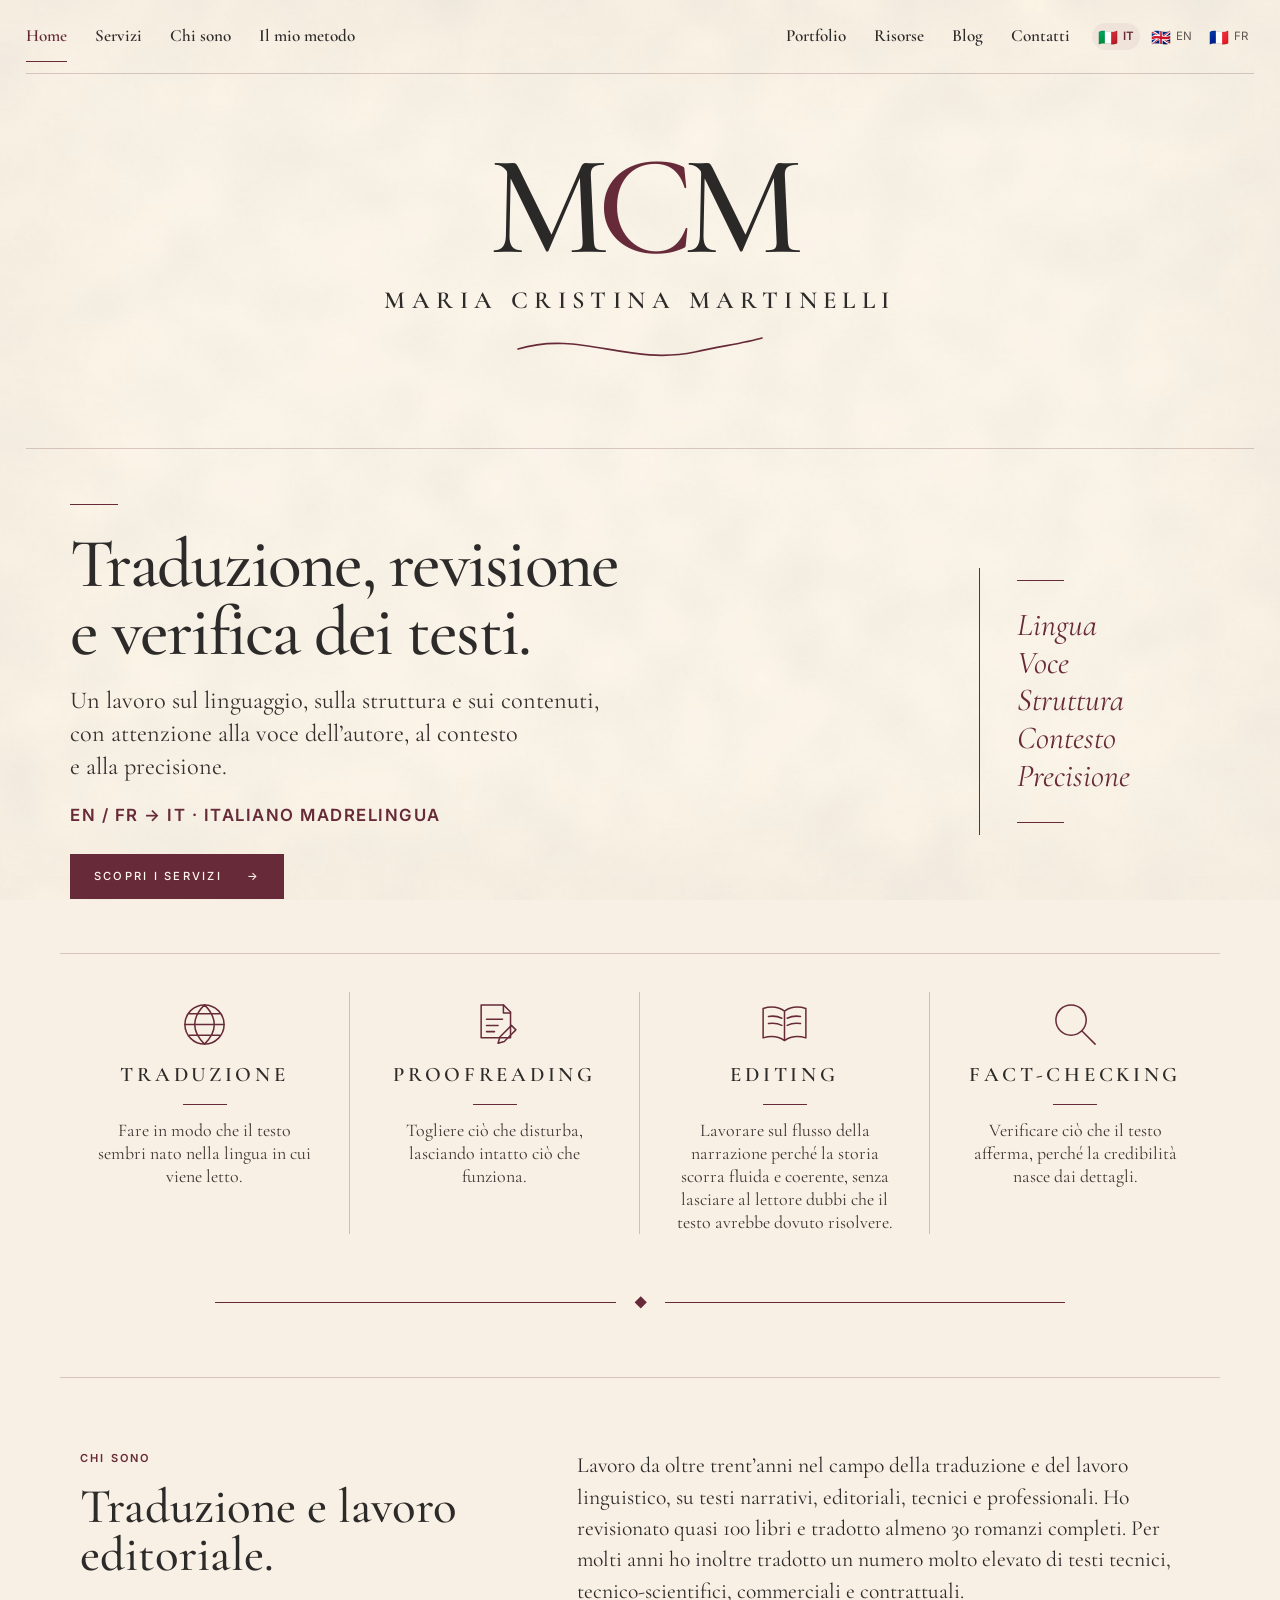
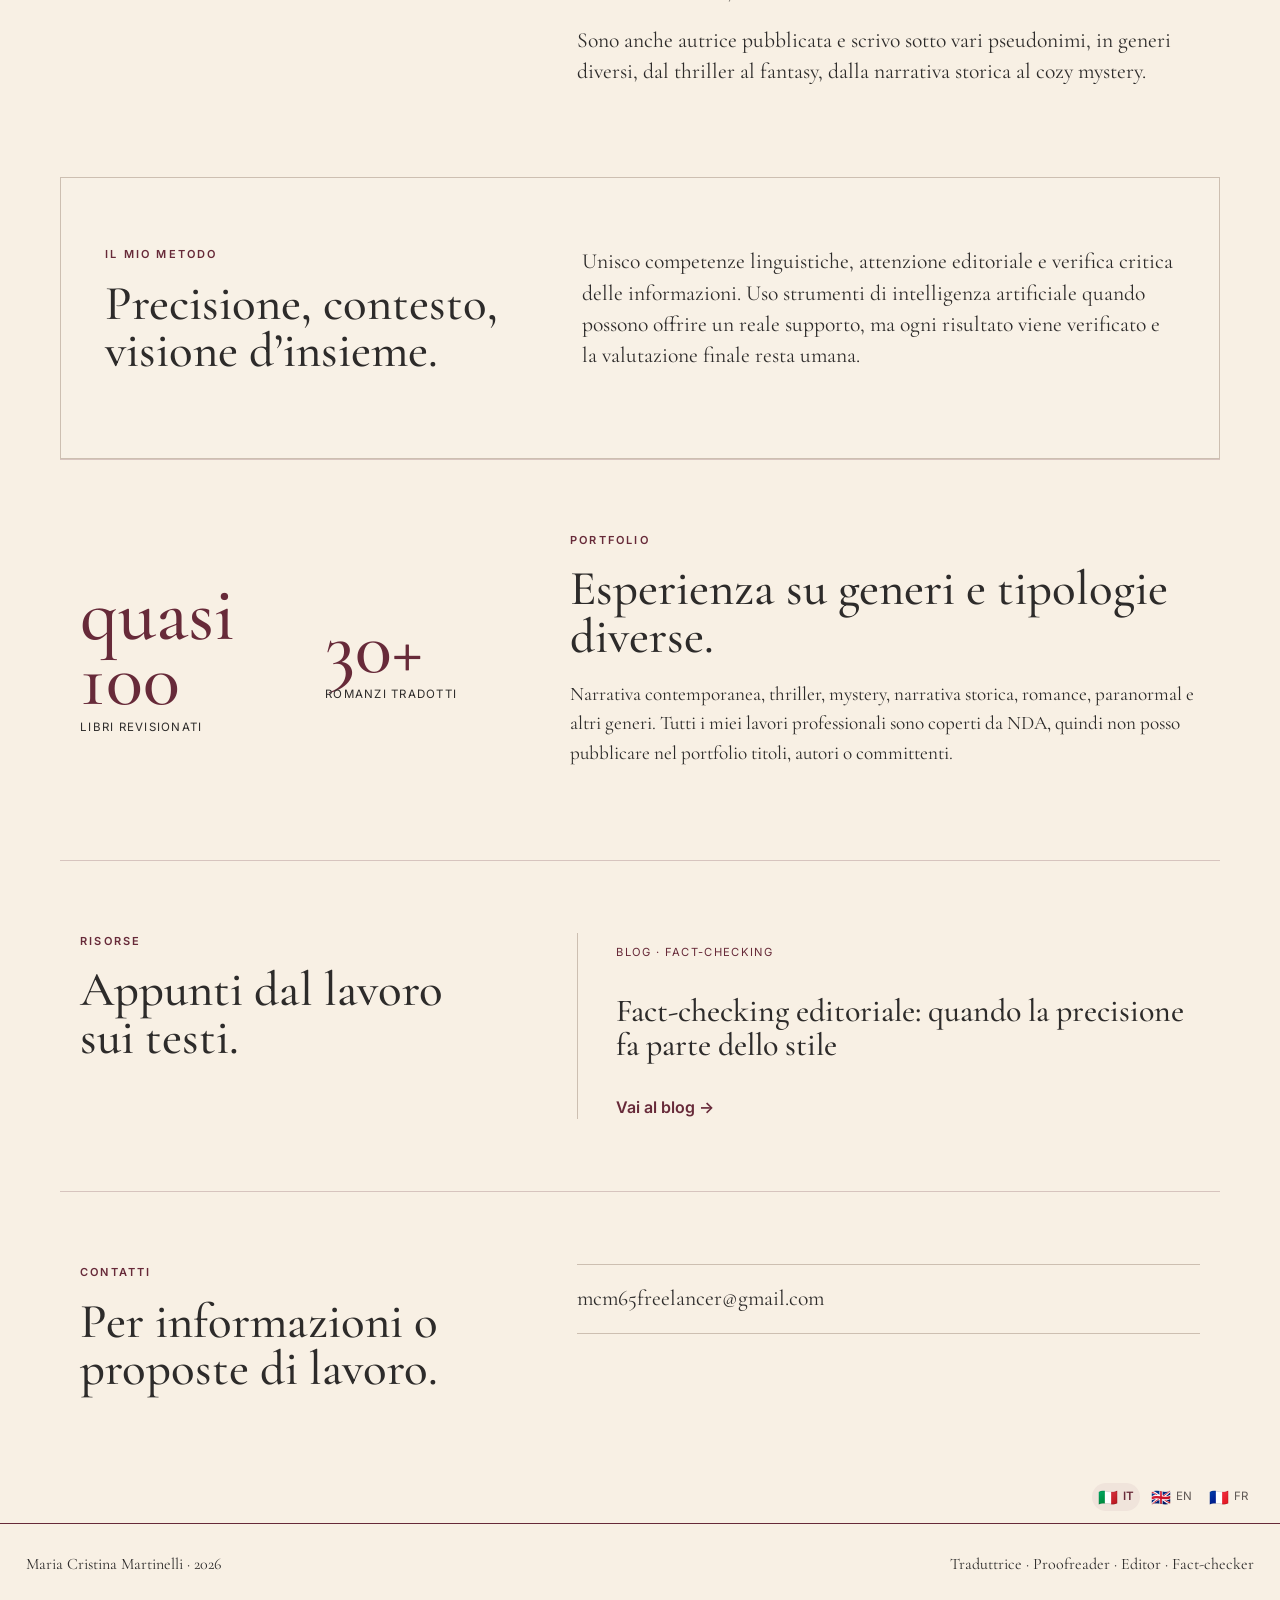
<file: index.html>
<!DOCTYPE html>
<html lang="it">
<head>
  <meta charset="UTF-8" />
  <meta name="viewport" content="width=device-width, initial-scale=1.0" />
  <title>Maria Cristina Martinelli | Traduttrice, Proofreader, Editor & Fact-checker</title>
  <meta name="description" content="Maria Cristina Martinelli: traduttrice EN/FR > IT, proofreader, editor e fact-checker con oltre trent’anni di esperienza nel lavoro linguistico ed editoriale." />
  <meta name="author" content="Maria Cristina Martinelli" />
  <meta name="robots" content="index, follow" />
  <meta name="theme-color" content="#f8f0e4" />
  <link rel="canonical" href="https://mariacristinamartinelli.github.io/" />
  <link rel="alternate" hreflang="it" href="https://mariacristinamartinelli.github.io/" />
  <link rel="alternate" hreflang="en" href="https://mariacristinamartinelli.github.io/" />
  <link rel="alternate" hreflang="fr" href="https://mariacristinamartinelli.github.io/" />
  <link rel="alternate" hreflang="x-default" href="https://mariacristinamartinelli.github.io/" />
  <meta property="og:type" content="website" />
  <meta property="og:site_name" content="Maria Cristina Martinelli" />
  <meta property="og:title" content="Maria Cristina Martinelli | Traduttrice · Proofreader · Editor · Fact-checker" />
  <meta property="og:description" content="Traduzione, proofreading, editing e fact-checking dall’inglese e dal francese all’italiano." />
  <meta property="og:url" content="https://mariacristinamartinelli.github.io/" />
  <meta property="og:image" content="https://mariacristinamartinelli.github.io/social-preview.png?v=8" />
  <meta name="twitter:card" content="summary_large_image" />
  <meta name="twitter:image" content="https://mariacristinamartinelli.github.io/social-preview.png?v=8" />
  <link rel="shortcut icon" href="/favicon.ico?v=6" />
  <link rel="icon" href="/favicon.svg?v=6" type="image/svg+xml" />
  <link rel="icon" href="/favicon-32.png?v=6" sizes="32x32" type="image/png" />
  <link rel="apple-touch-icon" href="/apple-touch-icon.png?v=6" />
  <link rel="manifest" href="/site.webmanifest?v=11" />
  <link rel="preconnect" href="https://fonts.googleapis.com">
  <link rel="preconnect" href="https://fonts.gstatic.com" crossorigin>
  <link href="https://fonts.googleapis.com/css2?family=Cormorant+Garamond:ital,wght@0,500;0,600;1,500;1,600&family=Inter:wght@300;400;500;600&display=swap" rel="stylesheet">
  <link rel="stylesheet" href="/styles.css?v=21" />
  <script type="application/ld+json">{"@context":"https://schema.org","@type":"Person","name":"Maria Cristina Martinelli","url":"https://mariacristinamartinelli.github.io/","jobTitle":["Translator","Proofreader","Editor","Fact-checker"],"knowsLanguage":["Italian","English","French"]}</script>
</head>
<body>
<a class="skip-link" href="#main-content">Vai al contenuto principale</a>
<div class="page-shell">
  <header class="site-header mockup-header">
    <div class="topbar">
      <nav id="main-nav" class="main-nav" aria-label="Navigazione principale">
        <a class="active" href="#home" data-i18n="nav_home">Home</a>
        <a href="#servizi" data-i18n="nav_services">Servizi</a>
        <a href="#chi-sono" data-i18n="nav_about">Chi sono</a>
        <a href="#metodo" data-i18n="nav_method">Il mio metodo</a>
        <span class="nav-spacer" aria-hidden="true"></span>
        <a href="#portfolio" data-i18n="nav_portfolio">Portfolio</a>
        <a href="#risorse" data-i18n="nav_resources">Risorse</a>
        <a href="/blog/" data-i18n="nav_blog">Blog</a>
        <a href="#contatti" data-i18n="nav_contact">Contatti</a>
      </nav>
      <button class="menu-toggle" aria-expanded="false" aria-controls="main-nav">Menu</button>
      <div class="top-lang-switch" aria-label="Seleziona lingua">
        <button class="lang-btn active" data-lang="it" aria-label="Italiano"><span class="flag" aria-hidden="true">🇮🇹</span><span>IT</span></button>
        <button class="lang-btn" data-lang="en" aria-label="English"><span class="flag" aria-hidden="true">🇬🇧</span><span>EN</span></button>
        <button class="lang-btn" data-lang="fr" aria-label="Français"><span class="flag" aria-hidden="true">🇫🇷</span><span>FR</span></button>
      </div>
    </div>

    <div class="brand-stage">
      <a class="brand" href="#home" aria-label="Maria Cristina Martinelli — Home">
        <span class="monogram" aria-hidden="true"><span>M</span><span class="monogram-c">C</span><span>M</span></span>
        <span class="brand-name">Maria Cristina Martinelli</span>
        <svg class="brand-swoosh" viewBox="0 0 260 34" aria-hidden="true"><path d="M8 18 C70 -1, 118 35, 185 21 C212 15, 235 12, 252 7" /></svg>
      </a>
    </div>
  </header>

  <main id="main-content">
    <section id="home" class="hero mockup-hero">
      <div class="hero-copy">
        <div class="mini-rule" aria-hidden="true"></div>
        <h1 data-i18n="hero_title">Traduzione, revisione<br>e verifica dei testi.</h1>
        <p class="hero-lead" data-i18n="hero_lead">Un lavoro sul linguaggio, sulla struttura e sui contenuti,<br>con attenzione alla voce dell’autore, al contesto<br>e alla precisione.</p>
        <p class="hero-language-pair" data-i18n="hero_language_pair">EN / FR → IT · Italiano madrelingua</p>
        <a class="btn primary" href="#servizi"><span data-i18n="discover">Scopri i servizi</span><span aria-hidden="true">→</span></a>
      </div>
      <aside class="hero-notes" aria-label="Aree di lavoro">
        <div class="hero-notes-rule"></div>
        <p data-i18n="hero_note_1">Lingua</p>
        <p data-i18n="hero_note_2">Voce</p>
        <p data-i18n="hero_note_3">Struttura</p>
        <p data-i18n="hero_note_4">Contesto</p>
        <p data-i18n="hero_note_5">Precisione</p>
        <div class="hero-notes-rule bottom"></div>
      </aside>
    </section>

    <section id="servizi" class="services mockup-services" aria-label="Servizi">
      <article class="service-card">
        <div class="service-icon" aria-hidden="true"><svg viewBox="0 0 64 64"><circle cx="32" cy="32" r="22"/><path d="M10 32h44M32 10c7 7 11 14 11 22S39 47 32 54M32 10c-7 7-11 14-11 22s4 15 11 22M15 20h34M15 44h34"/></svg></div>
        <h2 data-i18n="service_translation_title">Traduzione</h2><div class="service-rule"></div>
        <p data-i18n="service_translation">Fare in modo che il testo sembri nato nella lingua in cui viene letto.</p>
      </article>
      <article class="service-card">
        <div class="service-icon" aria-hidden="true"><svg viewBox="0 0 64 64"><path d="M17 10h25l8 8v29H17z"/><path d="M42 10v9h8M23 26h18M23 33h13M23 40h9M38 46l13-13 5 5-13 13-7 2z"/></svg></div>
        <h2>Proofreading</h2><div class="service-rule"></div>
        <p data-i18n="service_proof">Togliere ciò che disturba, lasciando intatto ciò che funziona.</p>
      </article>
      <article class="service-card">
        <div class="service-icon" aria-hidden="true"><svg viewBox="0 0 64 64"><path d="M8 14c10-3 17-2 24 3v33c-7-5-14-6-24-3zM56 14c-10-3-17-2-24 3v33c7-5 14-6 24-3z"/><path d="M14 23c6-1 11 0 15 2M14 31c6-1 11 0 15 2M50 23c-6-1-11 0-15 2M50 31c-6-1-11 0-15 2"/></svg></div>
        <h2>Editing</h2><div class="service-rule"></div>
        <p data-i18n="service_editing">Lavorare sul flusso della narrazione perché la storia scorra fluida e coerente, senza lasciare al lettore dubbi che il testo avrebbe dovuto risolvere.</p>
      </article>
      <article class="service-card">
        <div class="service-icon" aria-hidden="true"><svg viewBox="0 0 64 64"><circle cx="27" cy="27" r="17"/><path d="M39 39 54 54"/></svg></div>
        <h2>Fact-checking</h2><div class="service-rule"></div>
        <p data-i18n="service_fact">Verificare ciò che il testo afferma, perché la credibilità nasce dai dettagli.</p>
      </article>
    </section>

    <div class="ornament-divider" aria-hidden="true"><span></span><b>◆</b><span></span></div>

    <section id="chi-sono" class="editorial-section two-col">
      <div><p class="eyebrow" data-i18n="about_kicker">CHI SONO</p><h2 data-i18n="about_title">Traduzione e lavoro editoriale.</h2></div>
      <div class="prose"><p data-i18n="about_body">Lavoro da oltre trent’anni nel campo della traduzione e del lavoro linguistico, su testi narrativi, editoriali, tecnici e professionali. Ho revisionato quasi 100 libri e tradotto almeno 30 romanzi completi. Per molti anni ho inoltre tradotto un numero molto elevato di testi tecnici, tecnico-scientifici, commerciali e contrattuali.</p><p data-i18n="about_body2">Sono anche autrice pubblicata e scrivo sotto vari pseudonimi, in generi diversi, dal thriller al fantasy, dalla narrativa storica al cozy mystery.</p></div>
    </section>

    <section id="metodo" class="editorial-section framed-section">
      <div><p class="eyebrow" data-i18n="method_kicker">IL MIO METODO</p><h2 data-i18n="method_title">Precisione, contesto, visione d’insieme.</h2></div>
      <div class="prose"><p data-i18n="method_body">Unisco competenze linguistiche, attenzione editoriale e verifica critica delle informazioni. Uso strumenti di intelligenza artificiale quando possono offrire un reale supporto, ma ogni risultato viene verificato e la valutazione finale resta umana.</p></div>
    </section>

    <section id="portfolio" class="editorial-section portfolio-section">
      <div class="stat"><strong>quasi 100</strong><span data-i18n="stat_books">libri revisionati</span></div>
      <div class="stat"><strong>30+</strong><span data-i18n="stat_translated">romanzi tradotti</span></div>
      <div class="portfolio-copy"><p class="eyebrow" data-i18n="portfolio_kicker">PORTFOLIO</p><h2 data-i18n="portfolio_title">Esperienza su generi e tipologie diverse.</h2><p data-i18n="portfolio_body">Narrativa contemporanea, thriller, mystery, narrativa storica, romance, paranormal e altri generi. Tutti i miei lavori professionali sono coperti da NDA, quindi non posso pubblicare nel portfolio titoli, autori o committenti.</p></div>
    </section>

    <section id="risorse" class="editorial-section resources-section">
      <div><p class="eyebrow" data-i18n="resources_kicker">RISORSE</p><h2 data-i18n="resources_title">Appunti dal lavoro sui testi.</h2></div>
      <div class="resource-card"><p class="resource-meta">BLOG · FACT-CHECKING</p><h3 data-i18n="resource_post">Fact-checking editoriale: quando la precisione fa parte dello stile</h3><a href="/blog/" data-i18n="resource_link">Vai al blog →</a></div>
    </section>

    <section id="contatti" class="editorial-section contact-section">
      <div><p class="eyebrow" data-i18n="contact_kicker">CONTATTI</p><h2 data-i18n="contact_title">Per informazioni o proposte di lavoro.</h2></div>
      <div class="contact-links"><a href="mailto:mcm65freelancer@gmail.com">mcm65freelancer@gmail.com</a></div>
    </section>
  </main>

  <div class="footer-language-row" aria-label="Seleziona lingua">
    <div class="lang-switch footer-lang-switch">
      <button class="lang-btn active" data-lang="it" aria-label="Italiano"><span class="flag" aria-hidden="true">🇮🇹</span><span>IT</span></button>
      <button class="lang-btn" data-lang="en" aria-label="English"><span class="flag" aria-hidden="true">🇬🇧</span><span>EN</span></button>
      <button class="lang-btn" data-lang="fr" aria-label="Français"><span class="flag" aria-hidden="true">🇫🇷</span><span>FR</span></button>
    </div>
  </div>
  <footer>
    <span>Maria Cristina Martinelli · <span id="footer-year"></span></span>
    <span data-i18n="footer_role">Traduttrice · Proofreader · Editor · Fact-checker</span>
  </footer>
</div>
<script src="/script.js?v=19"></script>
<script src="/back-to-top.js?v=1"></script>
</body></html>
</file>
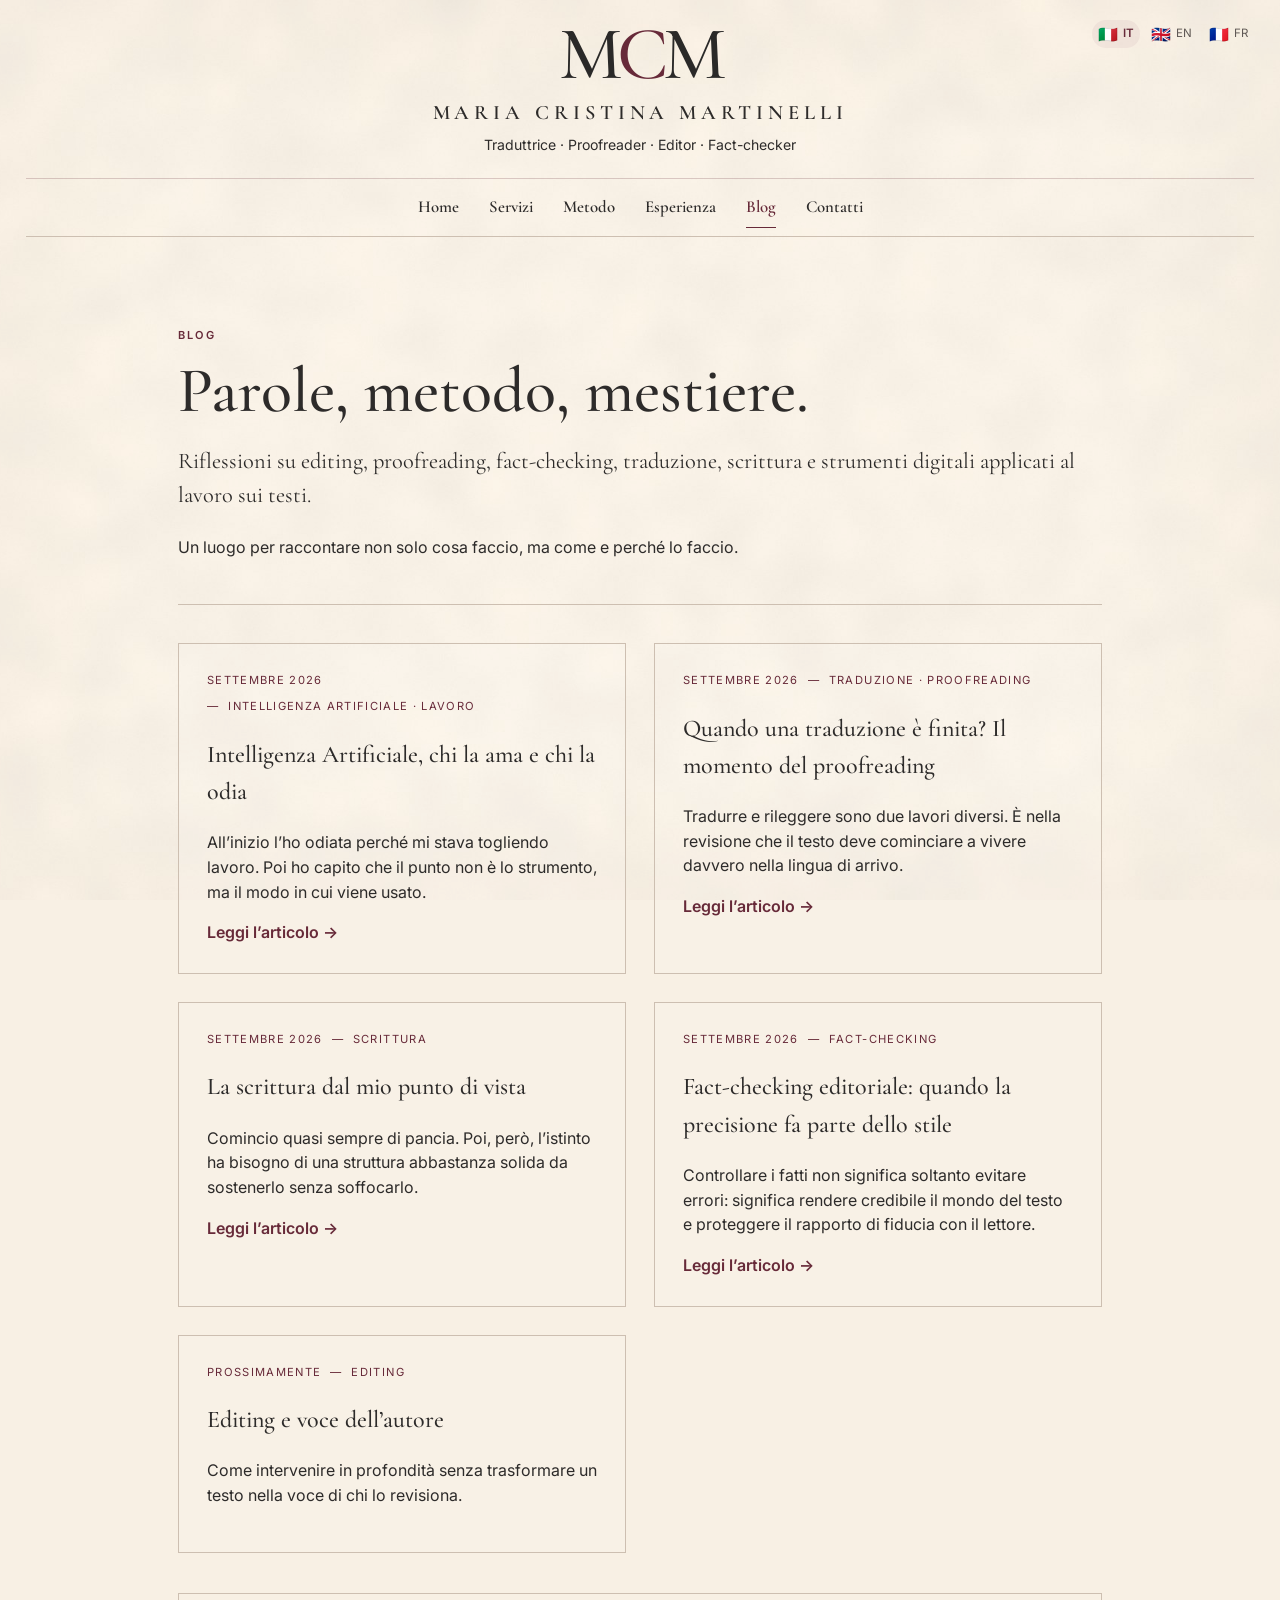
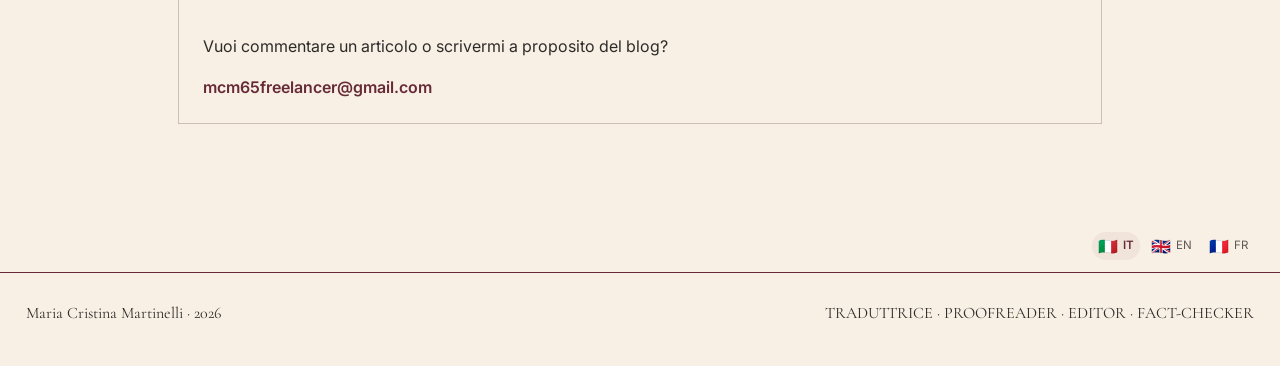
<file: blog/index.html>
<!DOCTYPE html>
<html lang="it">
<head>
<meta charset="UTF-8"><meta name="viewport" content="width=device-width, initial-scale=1.0">
<title>Blog | Maria Cristina Martinelli</title>
<meta name="description" content="Blog di Maria Cristina Martinelli su editing, proofreading, fact-checking, traduzione, scrittura e lavoro editoriale.">
<link rel="canonical" href="https://mariacristinamartinelli.github.io/blog/">
<link rel="icon" href="/favicon.ico?v=5"><link rel="icon" href="/favicon.svg?v=5" type="image/svg+xml"><link rel="apple-touch-icon" href="/apple-touch-icon.png?v=5">
<link rel="preconnect" href="https://fonts.googleapis.com"><link rel="preconnect" href="https://fonts.gstatic.com" crossorigin>
<link href="https://fonts.googleapis.com/css2?family=Cormorant+Garamond:ital,wght@0,500;0,600;0,700;1,500;1,600&family=Inter:wght@300;400;500;600&display=swap" rel="stylesheet">
<link rel="stylesheet" href="/styles.css?v=21">
</head>
<body>
<a class="skip-link" href="#main-content">Vai al contenuto principale</a>
<div class="page-shell">
<header class="site-header blog-site-header">
  <div class="masthead">
    <button class="menu-toggle" aria-expanded="false" aria-controls="main-nav">Menu</button>
    <a class="brand" href="/" aria-label="Maria Cristina Martinelli — Home">
      <span class="monogram" aria-hidden="true"><span>M</span><span class="monogram-c">C</span><span>M</span></span>
      <span class="brand-name">Maria Cristina Martinelli</span>
      <span class="brand-role" data-t="brand_role">Traduttrice · Proofreader · Editor · Fact-checker</span>
    </a>
    <div class="lang-switch" aria-label="Seleziona lingua"><button class="lang-btn active" data-lang="it" aria-label="Italiano"><span class="flag" aria-hidden="true">🇮🇹</span><span>IT</span></button><button class="lang-btn" data-lang="en" aria-label="English"><span class="flag" aria-hidden="true">🇬🇧</span><span>EN</span></button><button class="lang-btn" data-lang="fr" aria-label="Français"><span class="flag" aria-hidden="true">🇫🇷</span><span>FR</span></button></div>
  </div>
  <nav id="main-nav" class="main-nav">
    <a href="/" data-t="home">Home</a><a href="/#servizi" data-t="services">Servizi</a><a href="/#metodo" data-t="method">Metodo</a><a href="/#esperienza" data-t="experience">Esperienza</a><a href="/blog/" class="active" aria-current="page">Blog</a><a href="/#contatti" data-t="contact">Contatti</a>
  </nav>
</header>
<main id="main-content" class="blog-shell">
<section class="blog-hero">
<div><p class="eyebrow" data-t="kicker">BLOG</p><h1 data-t="title">Parole, metodo, mestiere.</h1><p class="blog-intro" data-t="intro">Riflessioni su editing, proofreading, fact-checking, traduzione, scrittura e strumenti digitali applicati al lavoro sui testi.</p></div>
<div class="blog-note" data-t="note">Un luogo per raccontare non solo cosa faccio, ma come e perché lo faccio.</div>
</section>
<section class="post-list">


<article class="post-card">
<div class="post-meta"><span data-t="date_ai">Settembre 2026</span><span data-t="cat_ai">Intelligenza artificiale · Lavoro</span></div>
<h2 data-t="post_ai_title">Intelligenza Artificiale, chi la ama e chi la odia</h2>
<p data-t="post_ai_excerpt">All’inizio l’ho odiata perché mi stava togliendo lavoro. Poi ho capito che il punto non è lo strumento, ma il modo in cui viene usato.</p>
<a class="read-more" href="/blog/intelligenza-artificiale-chi-la-ama-e-chi-la-odia/" data-t="read_ai">Leggi l’articolo →</a>
</article>


<article class="post-card">
<div class="post-meta"><span data-t="date_proof">Settembre 2026</span><span data-t="cat_proof">Traduzione · Proofreading</span></div>
<h2 data-t="post_proof_title">Quando una traduzione è finita? Il momento del proofreading</h2>
<p data-t="post_proof_excerpt">Tradurre e rileggere sono due lavori diversi. È nella revisione che il testo deve cominciare a vivere davvero nella lingua di arrivo.</p>
<a class="read-more" href="/blog/quando-una-traduzione-e-finita/" data-t="read_proof">Leggi l’articolo →</a>
</article>

<article class="post-card">
<div class="post-meta"><span data-t="date_new">Settembre 2026</span><span data-t="cat_writing">Scrittura</span></div>
<h2 data-t="post_new_title">La scrittura dal mio punto di vista</h2>
<p data-t="post_new_excerpt">Comincio quasi sempre di pancia. Poi, però, l’istinto ha bisogno di una struttura abbastanza solida da sostenerlo senza soffocarlo.</p>
<a class="read-more" href="/blog/scrittura-dal-mio-punto-di-vista/" data-t="read_new">Leggi l’articolo →</a>
</article>

<article class="post-card">
<div class="post-meta"><span data-t="date">Settembre 2026</span><span>Fact-checking</span></div>
<h2 data-t="post1_title">Fact-checking editoriale: quando la precisione fa parte dello stile</h2>
<p data-t="post1_excerpt">Controllare i fatti non significa soltanto evitare errori: significa rendere credibile il mondo del testo e proteggere il rapporto di fiducia con il lettore.</p>
<a class="read-more" href="/blog/fact-checking-editoriale/" data-t="read">Leggi l’articolo →</a>
</article>

<article class="post-card">
<div class="post-meta"><span data-t="coming">Prossimamente</span><span>Editing</span></div>
<h2 data-t="post2_title">Editing e voce dell’autore</h2>
<p data-t="post2_excerpt">Come intervenire in profondità senza trasformare un testo nella voce di chi lo revisiona.</p>
</article>
</section>

<section class="article-cta blog-contact" aria-label="Contatti blog">
  <p data-t="blog_contact_text">Vuoi commentare un articolo o scrivermi a proposito del blog?</p>
  <a href="mailto:mcm65freelancer@gmail.com" data-t="blog_contact_link">mcm65freelancer@gmail.com</a>
</section>
</main>

<div class="footer-language-row" aria-label="Seleziona lingua">
  <div class="lang-switch footer-lang-switch">
    <button class="lang-btn active" data-lang="it" aria-label="Italiano"><span class="flag" aria-hidden="true">🇮🇹</span><span>IT</span></button>
    <button class="lang-btn" data-lang="en" aria-label="English"><span class="flag" aria-hidden="true">🇬🇧</span><span>EN</span></button>
    <button class="lang-btn" data-lang="fr" aria-label="Français"><span class="flag" aria-hidden="true">🇫🇷</span><span>FR</span></button>
  </div>
</div>
<footer><span>Maria Cristina Martinelli · <span id="footer-year"></span></span><span class="footer-role" data-t="footer_role">TRADUTTRICE · PROOFREADER · EDITOR · FACT-CHECKER</span></footer>
</div>

<script>
const T={
"it":{
"brand_role":"Traduttrice · Proofreader · Editor · Fact-checker","home":"Home","services":"Servizi","method":"Metodo","experience":"Esperienza","contact":"Contatti","kicker":"BLOG","title":"Parole, metodo, mestiere.","intro":"Riflessioni su editing, proofreading, fact-checking, traduzione, scrittura e strumenti digitali applicati al lavoro sui testi.","note":"Un luogo per raccontare non solo cosa faccio, ma come e perché lo faccio.",
"date_ai":"Settembre 2026","cat_ai":"Intelligenza artificiale · Lavoro","post_ai_title":"Intelligenza Artificiale, chi la ama e chi la odia","post_ai_excerpt":"All’inizio l’ho odiata perché mi stava togliendo lavoro. Poi ho capito che il punto non è lo strumento, ma il modo in cui viene usato.","read_ai":"Leggi l’articolo →",
"date_proof":"Settembre 2026","cat_proof":"Traduzione · Proofreading","post_proof_title":"Quando una traduzione è finita? Il momento del proofreading","post_proof_excerpt":"Tradurre e rileggere sono due lavori diversi. È nella revisione che il testo deve cominciare a vivere davvero nella lingua di arrivo.","read_proof":"Leggi l’articolo →",
"date_new":"Settembre 2026","cat_writing":"Scrittura","post_new_title":"La scrittura dal mio punto di vista","post_new_excerpt":"Comincio quasi sempre di pancia. Poi, però, l’istinto ha bisogno di una struttura abbastanza solida da sostenerlo senza soffocarlo.","read_new":"Leggi l’articolo →","date":"Settembre 2026","post1_title":"Fact-checking editoriale: quando la precisione fa parte dello stile","post1_excerpt":"Controllare i fatti non significa soltanto evitare errori: significa rendere credibile il mondo del testo e proteggere il rapporto di fiducia con il lettore.","read":"Leggi l’articolo →","coming":"Prossimamente","post2_title":"Editing e voce dell’autore","post2_excerpt":"Come intervenire in profondità senza trasformare un testo nella voce di chi lo revisiona.","blog_contact_text":"Vuoi commentare un articolo o scrivermi a proposito del blog?","blog_contact_link":"mcm65freelancer@gmail.com","footer_role":"TRADUTTRICE · PROOFREADER · EDITOR · FACT-CHECKER"},
"en":{
"brand_role":"Translator · Proofreader · Editor · Fact-checker","home":"Home","services":"Services","method":"Method","experience":"Experience","contact":"Contact","kicker":"BLOG","title":"Words, method, craft.","intro":"Reflections on editing, proofreading, fact-checking, translation, writing and digital tools applied to text work.","note":"A space to talk not only about what I do, but how and why I do it.",
"date_ai":"September 2026","cat_ai":"Artificial intelligence · Work","post_ai_title":"Artificial Intelligence: who loves it and who hates it","post_ai_excerpt":"At first I hated it because it was taking work away from me. Then I realised that the point is not the tool, but the way it is used.","read_ai":"Read the article →",
"date_proof":"September 2026","cat_proof":"Translation · Proofreading","post_proof_title":"When is a translation finished? The proofreading stage","post_proof_excerpt":"Translating and rereading are two different jobs. Revision is where the text has to begin living naturally in the target language.","read_proof":"Read the article →",
"date_new":"September 2026","cat_writing":"Writing","post_new_title":"Writing from my point of view","post_new_excerpt":"I almost always start from the gut. But sooner or later instinct needs a structure solid enough to support it without stifling it.","read_new":"Read the article →","date":"September 2026","post1_title":"Editorial fact-checking: when accuracy becomes part of style","post1_excerpt":"Checking facts is not only about avoiding mistakes: it makes the world of a text credible and protects the reader’s trust.","read":"Read the article →","coming":"Coming soon","post2_title":"Editing and the author’s voice","post2_excerpt":"How to edit in depth without turning a text into the editor’s voice.","blog_contact_text":"Would you like to comment on an article or write to me about the blog?","blog_contact_link":"mcm65freelancer@gmail.com","footer_role":"TRANSLATOR · PROOFREADER · EDITOR · FACT-CHECKER"},
"fr":{
"brand_role":"Traductrice · Correctrice · Révision éditoriale · Fact-checking","home":"Accueil","services":"Services","method":"Méthode","experience":"Expérience","contact":"Contact","kicker":"BLOG","title":"Mots, méthode, métier.","intro":"Réflexions sur la révision éditoriale, la correction, le fact-checking, la traduction, l’écriture et les outils numériques appliqués au travail sur les textes.","note":"Un espace pour raconter non seulement ce que je fais, mais aussi comment et pourquoi je le fais.",
"date_ai":"Septembre 2026","cat_ai":"Intelligence artificielle · Travail","post_ai_title":"Intelligence artificielle : ceux qui l’aiment et ceux qui la détestent","post_ai_excerpt":"Au début, je l’ai détestée parce qu’elle me retirait du travail. Puis j’ai compris que le véritable enjeu n’est pas l’outil, mais la manière dont on l’utilise.","read_ai":"Lire l’article →",
"date_proof":"Septembre 2026","cat_proof":"Traduction · Relecture","post_proof_title":"Quand une traduction est-elle terminée ? Le moment de la relecture","post_proof_excerpt":"Traduire et relire sont deux tâches différentes. C’est pendant la révision que le texte doit commencer à vivre vraiment dans la langue d’arrivée.","read_proof":"Lire l’article →",
"date_new":"Septembre 2026","cat_writing":"Écriture","post_new_title":"L’écriture de mon point de vue","post_new_excerpt":"Je commence presque toujours au feeling. Mais tôt ou tard, l’instinct a besoin d’une structure assez solide pour le soutenir sans l’étouffer.","read_new":"Lire l’article →","date":"Septembre 2026","post1_title":"Fact-checking éditorial : quand la précision fait partie du style","post1_excerpt":"Vérifier les faits ne consiste pas seulement à éviter les erreurs : cela rend l’univers du texte crédible et protège la relation de confiance avec le lecteur.","read":"Lire l’article →","coming":"Prochainement","post2_title":"Révision éditoriale et voix de l’auteur","post2_excerpt":"Comment intervenir en profondeur sans transformer un texte en voix de la personne qui le révise.","blog_contact_text":"Vous souhaitez commenter un article ou m’écrire à propos du blog ?","blog_contact_link":"mcm65freelancer@gmail.com","footer_role":"TRADUCTRICE · CORRECTRICE · RÉVISION ÉDITORIALE · FACT-CHECKING"}
};

function setLang(lang){
  if(!T[lang])lang="it";
  document.documentElement.lang=lang;
  document.querySelectorAll("[data-t]").forEach(el=>{
    const k=el.dataset.t;
    if(T[lang][k]!==undefined)el.innerHTML=T[lang][k];
  });
  document.querySelectorAll(".lang-btn").forEach(b=>b.classList.toggle("active",b.dataset.lang===lang));
  localStorage.setItem("preferredLang",lang);
}
document.querySelectorAll(".lang-btn").forEach(b=>b.addEventListener("click",()=>setLang(b.dataset.lang)));
const menuBtn=document.querySelector(".menu-toggle"),nav=document.querySelector(".main-nav");
menuBtn?.addEventListener("click",()=>{const o=nav.classList.toggle("open");menuBtn.setAttribute("aria-expanded",String(o));});
nav?.querySelectorAll("a").forEach(a=>a.addEventListener("click",()=>{nav.classList.remove("open");menuBtn?.setAttribute("aria-expanded","false");}));
document.getElementById("footer-year").textContent=new Date().getFullYear();
setLang(localStorage.getItem("preferredLang")||"it");
</script>
<script src="/back-to-top.js?v=1"></script>
</body></html>
</file>
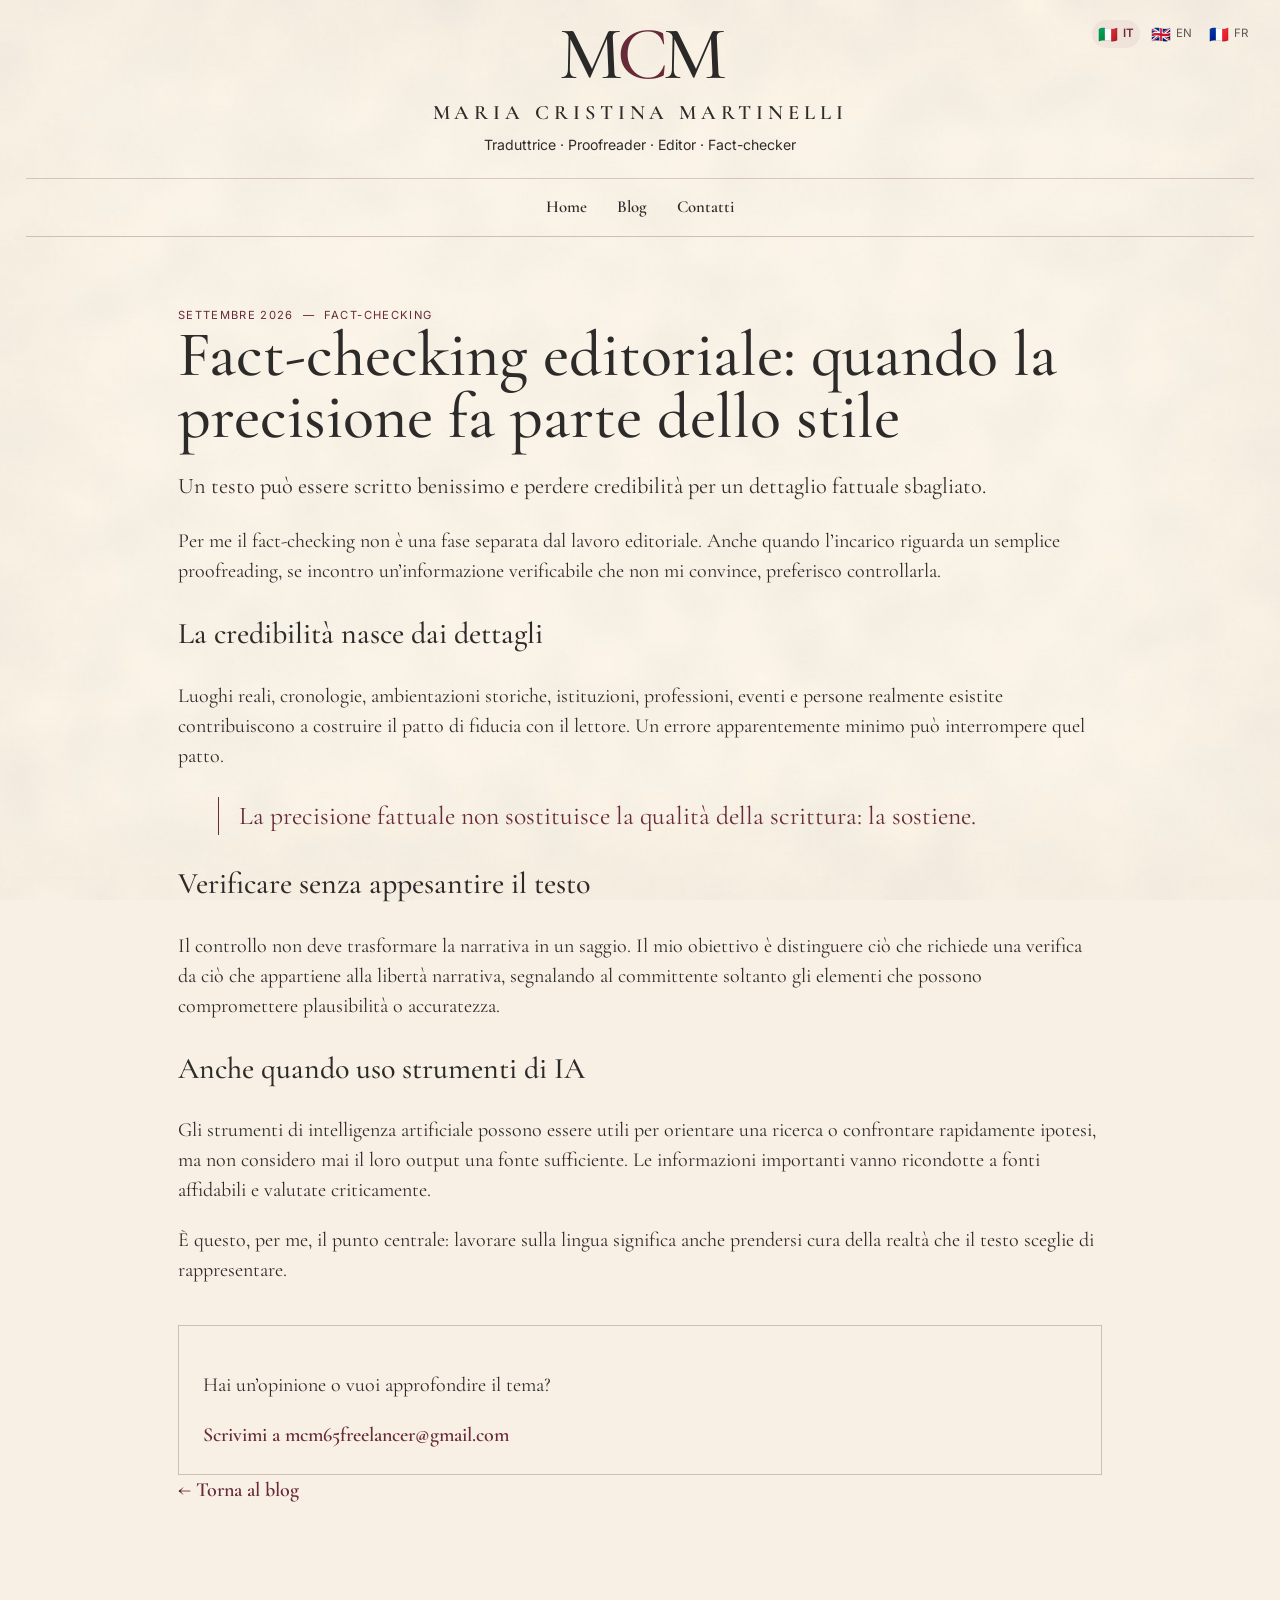
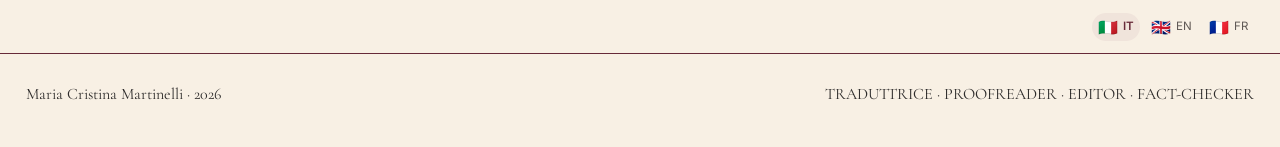
<file: blog/fact-checking-editoriale/index.html>
<!DOCTYPE html>
<html lang="it">
<head>
<meta charset="UTF-8"><meta name="viewport" content="width=device-width, initial-scale=1.0">
<title>Fact-checking editoriale | Maria Cristina Martinelli</title>
<meta name="description" content="Perché il fact-checking fa parte del lavoro editoriale e della credibilità di un testo.">
<link rel="canonical" href="https://mariacristinamartinelli.github.io/blog/fact-checking-editoriale/">
<link rel="icon" href="/favicon.ico?v=5"><link rel="icon" href="/favicon.svg?v=5" type="image/svg+xml"><link rel="apple-touch-icon" href="/apple-touch-icon.png?v=5">
<link rel="preconnect" href="https://fonts.googleapis.com"><link rel="preconnect" href="https://fonts.gstatic.com" crossorigin>
<link href="https://fonts.googleapis.com/css2?family=Cormorant+Garamond:ital,wght@0,500;0,600;0,700;1,500;1,600&family=Inter:wght@300;400;500;600&display=swap" rel="stylesheet">
<link rel="stylesheet" href="/styles.css?v=21">
</head>
<body>
<a class="skip-link" href="#main-content">Vai al contenuto principale</a>
<div class="page-shell">
<header class="site-header blog-site-header">
  <div class="masthead">
    <button class="menu-toggle" aria-expanded="false" aria-controls="main-nav">Menu</button>
    <a class="brand" href="/" aria-label="Maria Cristina Martinelli — Home">
      <span class="monogram" aria-hidden="true"><span>M</span><span class="monogram-c">C</span><span>M</span></span>
      <span class="brand-name">Maria Cristina Martinelli</span>
      <span class="brand-role" data-t="brand_role">Traduttrice · Proofreader · Editor · Fact-checker</span>
    </a>
    <div class="lang-switch" aria-label="Seleziona lingua"><button class="lang-btn active" data-lang="it" aria-label="Italiano"><span class="flag" aria-hidden="true">🇮🇹</span><span>IT</span></button><button class="lang-btn" data-lang="en" aria-label="English"><span class="flag" aria-hidden="true">🇬🇧</span><span>EN</span></button><button class="lang-btn" data-lang="fr" aria-label="Français"><span class="flag" aria-hidden="true">🇫🇷</span><span>FR</span></button></div>
  </div>
  <nav id="main-nav" class="main-nav"><a href="/">Home</a><a href="/blog/" data-t="blog">Blog</a><a href="/#contatti" data-t="contact">Contatti</a></nav>
</header>
<main id="main-content" class="article-wrap">
<article>
<header class="article-header"><div class="post-meta"><span data-t="date">Settembre 2026</span><span>Fact-checking</span></div><h1 data-t="title">Fact-checking editoriale: quando la precisione fa parte dello stile</h1><p class="article-lead" data-t="lead">Un testo può essere scritto benissimo e perdere credibilità per un dettaglio fattuale sbagliato.</p></header>
<div class="article-body">
<p data-t="p1">Per me il fact-checking non è una fase separata dal lavoro editoriale. Anche quando l’incarico riguarda un semplice proofreading, se incontro un’informazione verificabile che non mi convince, preferisco controllarla.</p>
<h2 data-t="h2a">La credibilità nasce dai dettagli</h2>
<p data-t="p2">Luoghi reali, cronologie, ambientazioni storiche, istituzioni, professioni, eventi e persone realmente esistite contribuiscono a costruire il patto di fiducia con il lettore. Un errore apparentemente minimo può interrompere quel patto.</p>
<blockquote data-t="quote">La precisione fattuale non sostituisce la qualità della scrittura: la sostiene.</blockquote>
<h2 data-t="h2b">Verificare senza appesantire il testo</h2>
<p data-t="p3">Il controllo non deve trasformare la narrativa in un saggio. Il mio obiettivo è distinguere ciò che richiede una verifica da ciò che appartiene alla libertà narrativa, segnalando al committente soltanto gli elementi che possono compromettere plausibilità o accuratezza.</p>
<h2 data-t="h2c">Anche quando uso strumenti di IA</h2>
<p data-t="p4">Gli strumenti di intelligenza artificiale possono essere utili per orientare una ricerca o confrontare rapidamente ipotesi, ma non considero mai il loro output una fonte sufficiente. Le informazioni importanti vanno ricondotte a fonti affidabili e valutate criticamente.</p>
<p data-t="p5">È questo, per me, il punto centrale: lavorare sulla lingua significa anche prendersi cura della realtà che il testo sceglie di rappresentare.</p>
<div class="article-cta"><p data-t="cta_text">Hai un’opinione o vuoi approfondire il tema?</p><a href="mailto:mcm65freelancer@gmail.com" data-t="cta_link">Scrivimi a mcm65freelancer@gmail.com</a></div>
<a class="article-back" href="/blog/" data-t="back">← Torna al blog</a>
</div></article></main>
<div class="footer-language-row" aria-label="Seleziona lingua">
  <div class="lang-switch footer-lang-switch">
    <button class="lang-btn active" data-lang="it" aria-label="Italiano"><span class="flag" aria-hidden="true">🇮🇹</span><span>IT</span></button>
    <button class="lang-btn" data-lang="en" aria-label="English"><span class="flag" aria-hidden="true">🇬🇧</span><span>EN</span></button>
    <button class="lang-btn" data-lang="fr" aria-label="Français"><span class="flag" aria-hidden="true">🇫🇷</span><span>FR</span></button>
  </div>
</div>
<footer><span>Maria Cristina Martinelli · <span id="footer-year"></span></span><span class="footer-role" data-t="footer_role">TRADUTTRICE · PROOFREADER · EDITOR · FACT-CHECKER</span></footer>
</div>
<script>
const T={
it:{brand_role:"Traduttrice · Proofreader · Editor · Fact-checker",blog:"Blog",contact:"Contatti",date:"Settembre 2026",title:"Fact-checking editoriale: quando la precisione fa parte dello stile",lead:"Un testo può essere scritto benissimo e perdere credibilità per un dettaglio fattuale sbagliato.",p1:"Per me il fact-checking non è una fase separata dal lavoro editoriale. Anche quando l’incarico riguarda un semplice proofreading, se incontro un’informazione verificabile che non mi convince, preferisco controllarla.",h2a:"La credibilità nasce dai dettagli",p2:"Luoghi reali, cronologie, ambientazioni storiche, istituzioni, professioni, eventi e persone realmente esistite contribuiscono a costruire il patto di fiducia con il lettore. Un errore apparentemente minimo può interrompere quel patto.",quote:"La precisione fattuale non sostituisce la qualità della scrittura: la sostiene.",h2b:"Verificare senza appesantire il testo",p3:"Il controllo non deve trasformare la narrativa in un saggio. Il mio obiettivo è distinguere ciò che richiede una verifica da ciò che appartiene alla libertà narrativa, segnalando al committente soltanto gli elementi che possono compromettere plausibilità o accuratezza.",h2c:"Anche quando uso strumenti di IA",p4:"Gli strumenti di intelligenza artificiale possono essere utili per orientare una ricerca o confrontare rapidamente ipotesi, ma non considero mai il loro output una fonte sufficiente. Le informazioni importanti vanno ricondotte a fonti affidabili e valutate criticamente.",p5:"È questo, per me, il punto centrale: lavorare sulla lingua significa anche prendersi cura della realtà che il testo sceglie di rappresentare.",cta_text:"Hai un’opinione o vuoi approfondire il tema?",cta_link:"Scrivimi a mcm65freelancer@gmail.com",back:"← Torna al blog",footer_role:"TRADUTTRICE · PROOFREADER · EDITOR · FACT-CHECKER"},
en:{brand_role:"Translator · Proofreader · Editor · Fact-checker",blog:"Blog",contact:"Contact",date:"September 2026",title:"Editorial fact-checking: when accuracy becomes part of style",lead:"A text can be beautifully written and still lose credibility because of one incorrect factual detail.",p1:"For me, fact-checking is not separate from editorial work. Even when the assignment is limited to proofreading, if I encounter a verifiable detail that does not feel right, I prefer to check it.",h2a:"Credibility lives in the details",p2:"Real places, timelines, historical settings, institutions, professions, events and real people all help build the reader’s trust. A seemingly minor error can break that trust.",quote:"Factual accuracy does not replace good writing: it supports it.",h2b:"Checking facts without weighing the text down",p3:"Verification should not turn fiction into an essay. My aim is to distinguish what genuinely requires checking from what belongs to narrative freedom, and to flag only those elements that may compromise plausibility or accuracy.",h2c:"Including when I use AI tools",p4:"AI tools can be useful for orienting research or comparing hypotheses quickly, but I never treat their output as a sufficient source. Important information should be traced back to reliable sources and assessed critically.",p5:"That is the central point for me: working with language also means taking care of the reality a text chooses to represent.",cta_text:"Have a thought to share or would you like to explore the topic further?",cta_link:"Email me at mcm65freelancer@gmail.com",back:"← Back to the blog",footer_role:"TRANSLATOR · PROOFREADER · EDITOR · FACT-CHECKER"},
fr:{brand_role:"Traductrice · Correctrice · Révision éditoriale · Fact-checking",blog:"Blog",contact:"Contact",date:"Septembre 2026",title:"Fact-checking éditorial : quand la précision fait partie du style",lead:"Un texte peut être très bien écrit et perdre en crédibilité à cause d’un seul détail factuel erroné.",p1:"Pour moi, le fact-checking n’est pas une étape séparée du travail éditorial. Même lorsqu’une mission concerne uniquement la correction, si je rencontre une information vérifiable qui me semble douteuse, je préfère la contrôler.",h2a:"La crédibilité se construit dans les détails",p2:"Les lieux réels, les chronologies, les cadres historiques, les institutions, les professions, les événements et les personnes ayant réellement existé contribuent tous à construire la relation de confiance avec le lecteur. Une erreur apparemment minime peut rompre cette relation.",quote:"La précision factuelle ne remplace pas la qualité de l’écriture : elle la soutient.",h2b:"Vérifier sans alourdir le texte",p3:"Le contrôle ne doit pas transformer la fiction en essai. Mon objectif est de distinguer ce qui exige réellement une vérification de ce qui relève de la liberté narrative, et de signaler uniquement les éléments susceptibles de compromettre la vraisemblance ou l’exactitude.",h2c:"Y compris lorsque j’utilise des outils d’IA",p4:"Les outils d’intelligence artificielle peuvent être utiles pour orienter une recherche ou comparer rapidement des hypothèses, mais je ne considère jamais leur résultat comme une source suffisante. Les informations importantes doivent être ramenées à des sources fiables et évaluées de manière critique.",p5:"C’est, pour moi, le point essentiel : travailler sur la langue signifie aussi prendre soin de la réalité que le texte choisit de représenter.",cta_text:"Vous souhaitez partager un avis ou approfondir le sujet ?",cta_link:"Écrivez-moi à mcm65freelancer@gmail.com",back:"← Retour au blog",footer_role:"TRADUCTRICE · CORRECTRICE · RÉVISION ÉDITORIALE · FACT-CHECKING"}
};
function setLang(lang){if(!T[lang])lang="it";document.documentElement.lang=lang;document.querySelectorAll("[data-t]").forEach(el=>{const k=el.dataset.t;if(T[lang][k]!==undefined)el.innerHTML=T[lang][k];});document.querySelectorAll(".lang-btn").forEach(b=>b.classList.toggle("active",b.dataset.lang===lang));localStorage.setItem("preferredLang",lang);}
document.querySelectorAll(".lang-btn").forEach(b=>b.addEventListener("click",()=>setLang(b.dataset.lang)));
const menuBtn=document.querySelector(".menu-toggle"),nav=document.querySelector(".main-nav");menuBtn?.addEventListener("click",()=>{const o=nav.classList.toggle("open");menuBtn.setAttribute("aria-expanded",String(o));});
nav?.querySelectorAll("a").forEach(a=>a.addEventListener("click",()=>{nav.classList.remove("open");menuBtn?.setAttribute("aria-expanded","false");}));
document.getElementById("footer-year").textContent=new Date().getFullYear();setLang(localStorage.getItem("preferredLang")||"it");
</script>
<script src="/back-to-top.js?v=1"></script>
</body></html>
</file>
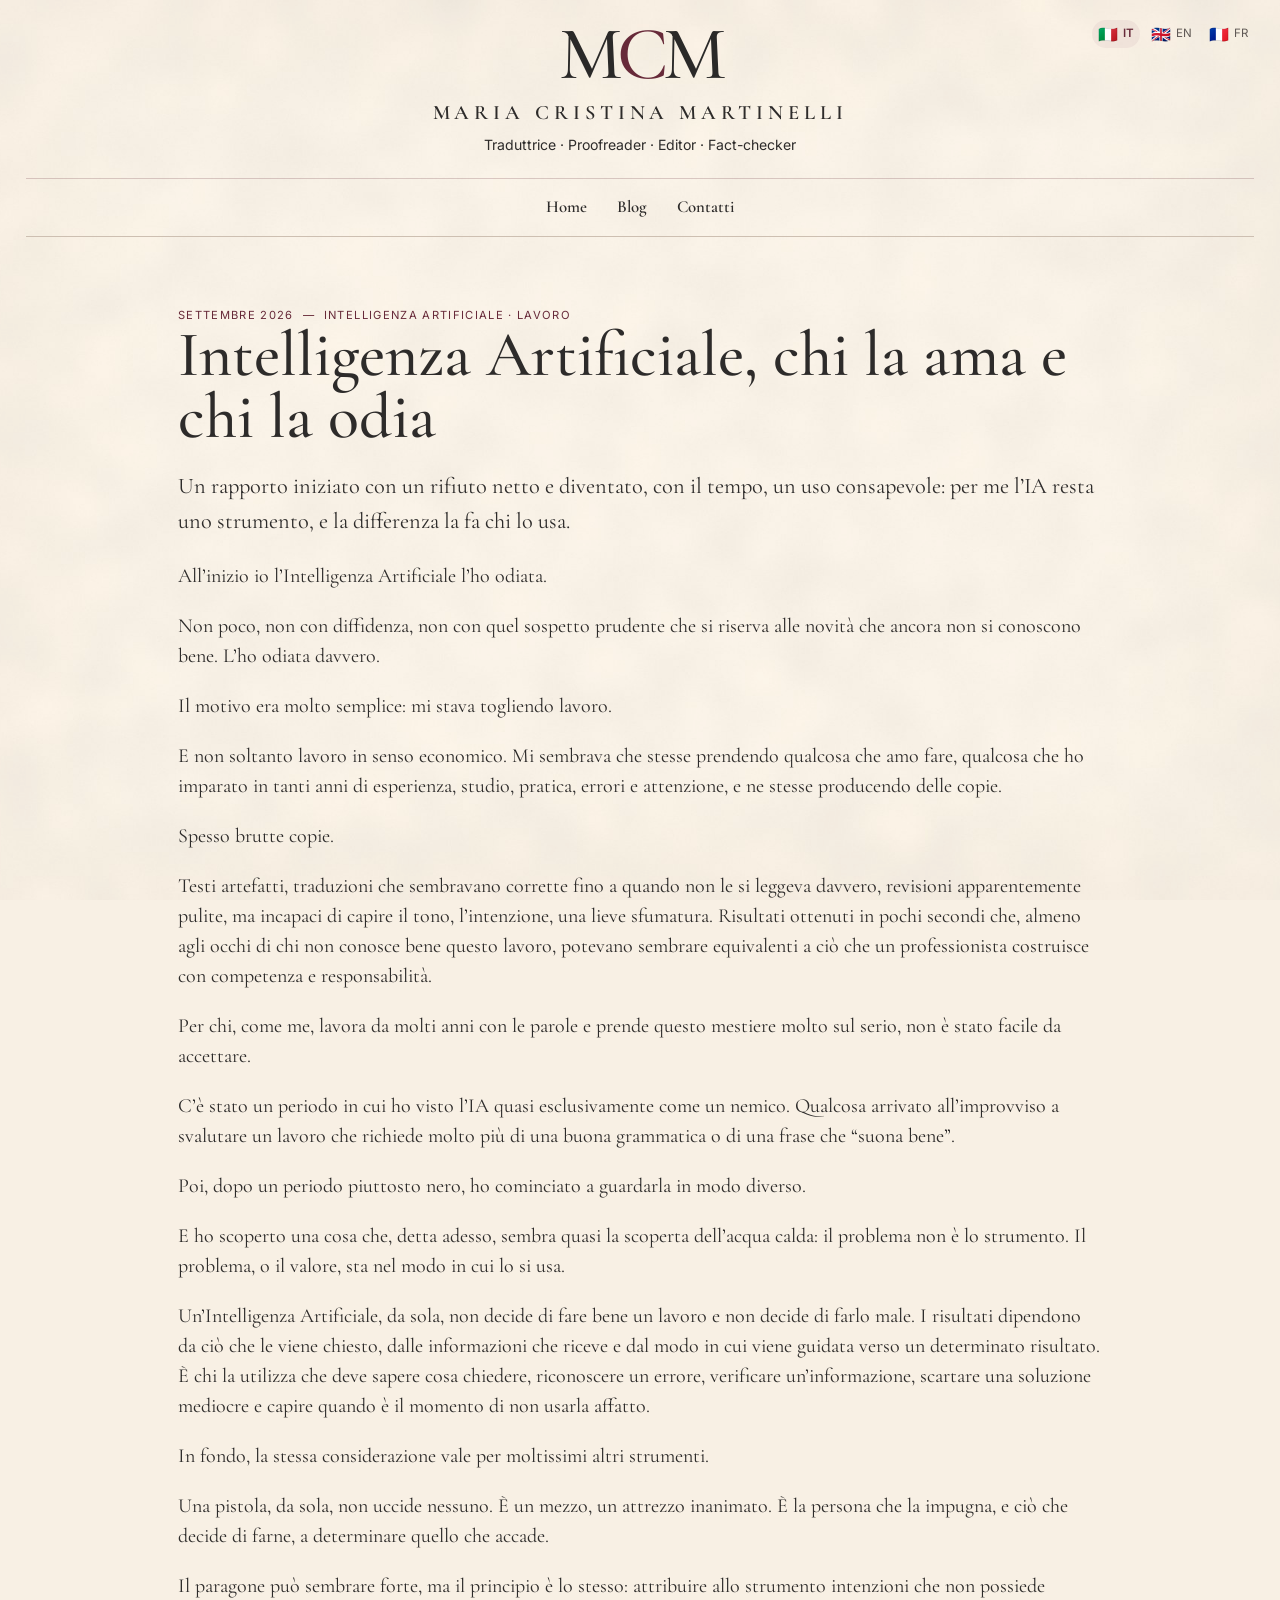
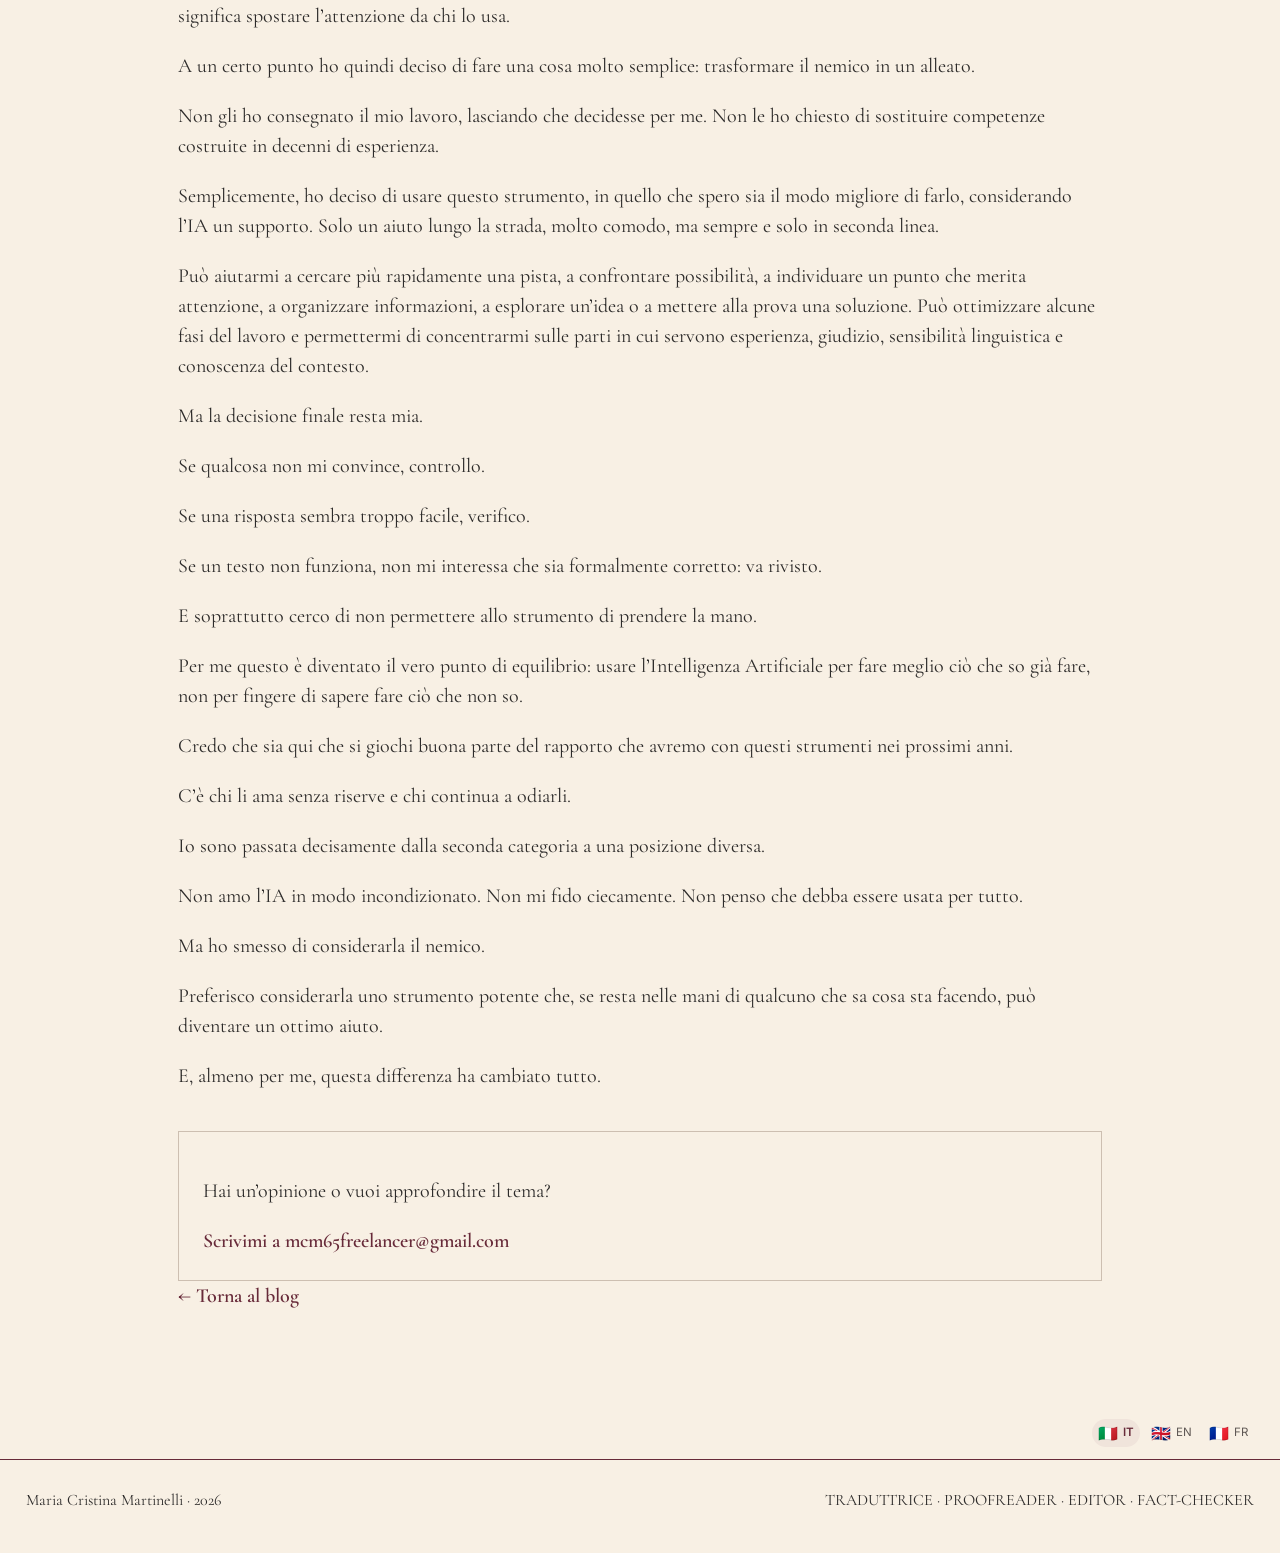
<file: blog/intelligenza-artificiale-chi-la-ama-e-chi-la-odia/index.html>
<!DOCTYPE html>
<html lang="it">
<head>
<meta charset="UTF-8"><meta name="viewport" content="width=device-width, initial-scale=1.0">
<title>Intelligenza Artificiale, chi la ama e chi la odia | Maria Cristina Martinelli</title>
<meta name="description" content="Riflessione personale sul rapporto con l’intelligenza artificiale: dal rifiuto iniziale alla scelta di usarla come supporto, senza sostituire esperienza, giudizio e responsabilità professionale.">
<link rel="canonical" href="https://mariacristinamartinelli.github.io/blog/intelligenza-artificiale-chi-la-ama-e-chi-la-odia/">
<link rel="icon" href="/favicon.ico?v=5"><link rel="icon" href="/favicon.svg?v=5" type="image/svg+xml"><link rel="apple-touch-icon" href="/apple-touch-icon.png?v=5">
<link rel="preconnect" href="https://fonts.googleapis.com"><link rel="preconnect" href="https://fonts.gstatic.com" crossorigin>
<link href="https://fonts.googleapis.com/css2?family=Cormorant+Garamond:ital,wght@0,500;0,600;0,700;1,500;1,600&family=Inter:wght@300;400;500;600&display=swap" rel="stylesheet">
<link rel="stylesheet" href="/styles.css?v=21">
</head>
<body>
<a class="skip-link" href="#main-content">Vai al contenuto principale</a>
<div class="page-shell">
<header class="site-header blog-site-header">
  <div class="masthead">
    <button class="menu-toggle" aria-expanded="false" aria-controls="main-nav">Menu</button>
    <a class="brand" href="/" aria-label="Maria Cristina Martinelli — Home">
      <span class="monogram" aria-hidden="true"><span>M</span><span class="monogram-c">C</span><span>M</span></span>
      <span class="brand-name">Maria Cristina Martinelli</span>
      <span class="brand-role" data-t="brand_role">Traduttrice · Proofreader · Editor · Fact-checker</span>
    </a>
    <div class="lang-switch" aria-label="Seleziona lingua"><button class="lang-btn active" data-lang="it" aria-label="Italiano"><span class="flag" aria-hidden="true">🇮🇹</span><span>IT</span></button><button class="lang-btn" data-lang="en" aria-label="English"><span class="flag" aria-hidden="true">🇬🇧</span><span>EN</span></button><button class="lang-btn" data-lang="fr" aria-label="Français"><span class="flag" aria-hidden="true">🇫🇷</span><span>FR</span></button></div>
  </div>
  <nav id="main-nav" class="main-nav"><a href="/">Home</a><a href="/blog/" data-t="blog">Blog</a><a href="/#contatti" data-t="contact">Contatti</a></nav>
</header>

<main id="main-content" class="article-wrap">
<article>
<header class="article-header">
<div class="post-meta"><span data-t="date">Settembre 2026</span><span data-t="category">Intelligenza artificiale · Lavoro</span></div>
<h1 data-t="title">Intelligenza Artificiale, chi la ama e chi la odia</h1>
<p class="article-lead" data-t="lead">Un rapporto iniziato con un rifiuto netto e diventato, con il tempo, un uso consapevole: per me l’IA resta uno strumento, e la differenza la fa chi lo usa.</p>
</header>

<div class="article-body">
<p data-t="p1">All’inizio io l’Intelligenza Artificiale l’ho odiata.</p>
<p data-t="p2">Non poco, non con diffidenza, non con quel sospetto prudente che si riserva alle novità che ancora non si conoscono bene. L’ho odiata davvero.</p>
<p data-t="p3">Il motivo era molto semplice: mi stava togliendo lavoro.</p>
<p data-t="p4">E non soltanto lavoro in senso economico. Mi sembrava che stesse prendendo qualcosa che amo fare, qualcosa che ho imparato in tanti anni di esperienza, studio, pratica, errori e attenzione, e ne stesse producendo delle copie.</p>
<p data-t="p5">Spesso brutte copie.</p>
<p data-t="p6">Testi artefatti, traduzioni che sembravano corrette fino a quando non le si leggeva davvero, revisioni apparentemente pulite, ma incapaci di capire il tono, l’intenzione, una lieve sfumatura. Risultati ottenuti in pochi secondi che, almeno agli occhi di chi non conosce bene questo lavoro, potevano sembrare equivalenti a ciò che un professionista costruisce con competenza e responsabilità.</p>
<p data-t="p7">Per chi, come me, lavora da molti anni con le parole e prende questo mestiere molto sul serio, non è stato facile da accettare.</p>
<p data-t="p8">C’è stato un periodo in cui ho visto l’IA quasi esclusivamente come un nemico. Qualcosa arrivato all’improvviso a svalutare un lavoro che richiede molto più di una buona grammatica o di una frase che “suona bene”.</p>
<p data-t="p9">Poi, dopo un periodo piuttosto nero, ho cominciato a guardarla in modo diverso.</p>
<p data-t="p10">E ho scoperto una cosa che, detta adesso, sembra quasi la scoperta dell’acqua calda: il problema non è lo strumento. Il problema, o il valore, sta nel modo in cui lo si usa.</p>
<p data-t="p11">Un’Intelligenza Artificiale, da sola, non decide di fare bene un lavoro e non decide di farlo male. I risultati dipendono da ciò che le viene chiesto, dalle informazioni che riceve e dal modo in cui viene guidata verso un determinato risultato. È chi la utilizza che deve sapere cosa chiedere, riconoscere un errore, verificare un’informazione, scartare una soluzione mediocre e capire quando è il momento di non usarla affatto.</p>
<p data-t="p12">In fondo, la stessa considerazione vale per moltissimi altri strumenti.</p>
<p data-t="p13">Una pistola, da sola, non uccide nessuno. È un mezzo, un attrezzo inanimato. È la persona che la impugna, e ciò che decide di farne, a determinare quello che accade.</p>
<p data-t="p14">Il paragone può sembrare forte, ma il principio è lo stesso: attribuire allo strumento intenzioni che non possiede significa spostare l’attenzione da chi lo usa.</p>
<p data-t="p15">A un certo punto ho quindi deciso di fare una cosa molto semplice: trasformare il nemico in un alleato.</p>
<p data-t="p16">Non gli ho consegnato il mio lavoro, lasciando che decidesse per me. Non le ho chiesto di sostituire competenze costruite in decenni di esperienza.</p>
<p data-t="p17">Semplicemente, ho deciso di usare questo strumento, in quello che spero sia il modo migliore di farlo, considerando l’IA un supporto. Solo un aiuto lungo la strada, molto comodo, ma sempre e solo in seconda linea.</p>
<p data-t="p18">Può aiutarmi a cercare più rapidamente una pista, a confrontare possibilità, a individuare un punto che merita attenzione, a organizzare informazioni, a esplorare un’idea o a mettere alla prova una soluzione. Può ottimizzare alcune fasi del lavoro e permettermi di concentrarmi sulle parti in cui servono esperienza, giudizio, sensibilità linguistica e conoscenza del contesto.</p>
<p data-t="p19">Ma la decisione finale resta mia.</p>
<p data-t="p20">Se qualcosa non mi convince, controllo.</p>
<p data-t="p21">Se una risposta sembra troppo facile, verifico.</p>
<p data-t="p22">Se un testo non funziona, non mi interessa che sia formalmente corretto: va rivisto.</p>
<p data-t="p23">E soprattutto cerco di non permettere allo strumento di prendere la mano.</p>
<p data-t="p24">Per me questo è diventato il vero punto di equilibrio: usare l’Intelligenza Artificiale per fare meglio ciò che so già fare, non per fingere di sapere fare ciò che non so.</p>
<p data-t="p25">Credo che sia qui che si giochi buona parte del rapporto che avremo con questi strumenti nei prossimi anni.</p>
<p data-t="p26">C’è chi li ama senza riserve e chi continua a odiarli.</p>
<p data-t="p27">Io sono passata decisamente dalla seconda categoria a una posizione diversa.</p>
<p data-t="p28">Non amo l’IA in modo incondizionato. Non mi fido ciecamente. Non penso che debba essere usata per tutto.</p>
<p data-t="p29">Ma ho smesso di considerarla il nemico.</p>
<p data-t="p30">Preferisco considerarla uno strumento potente che, se resta nelle mani di qualcuno che sa cosa sta facendo, può diventare un ottimo aiuto.</p>
<p data-t="p31">E, almeno per me, questa differenza ha cambiato tutto.</p>

<div class="article-cta">
<p data-t="cta_text">Hai un’opinione o vuoi approfondire il tema?</p>
<a href="mailto:mcm65freelancer@gmail.com" data-t="cta_link">Scrivimi a mcm65freelancer@gmail.com</a>
</div>

<a class="article-back" href="/blog/" data-t="back">← Torna al blog</a>
</div>
</article>
</main>

<div class="footer-language-row" aria-label="Seleziona lingua">
  <div class="lang-switch footer-lang-switch">
    <button class="lang-btn active" data-lang="it" aria-label="Italiano"><span class="flag" aria-hidden="true">🇮🇹</span><span>IT</span></button>
    <button class="lang-btn" data-lang="en" aria-label="English"><span class="flag" aria-hidden="true">🇬🇧</span><span>EN</span></button>
    <button class="lang-btn" data-lang="fr" aria-label="Français"><span class="flag" aria-hidden="true">🇫🇷</span><span>FR</span></button>
  </div>
</div>
<footer><span>Maria Cristina Martinelli · <span id="footer-year"></span></span><span class="footer-role" data-t="footer_role">TRADUTTRICE · PROOFREADER · EDITOR · FACT-CHECKER</span></footer>
</div>

<script>
const T={
it:{
brand_role:"Traduttrice · Proofreader · Editor · Fact-checker",
blog:"Blog",
contact:"Contatti",
date:"Settembre 2026",
category:"Intelligenza artificiale · Lavoro",
title:"Intelligenza Artificiale, chi la ama e chi la odia",
lead:"Un rapporto iniziato con un rifiuto netto e diventato, con il tempo, un uso consapevole: per me l’IA resta uno strumento, e la differenza la fa chi lo usa.",
p1:"All’inizio io l’Intelligenza Artificiale l’ho odiata.",
p2:"Non poco, non con diffidenza, non con quel sospetto prudente che si riserva alle novità che ancora non si conoscono bene. L’ho odiata davvero.",
p3:"Il motivo era molto semplice: mi stava togliendo lavoro.",
p4:"E non soltanto lavoro in senso economico. Mi sembrava che stesse prendendo qualcosa che amo fare, qualcosa che ho imparato in tanti anni di esperienza, studio, pratica, errori e attenzione, e ne stesse producendo delle copie.",
p5:"Spesso brutte copie.",
p6:"Testi artefatti, traduzioni che sembravano corrette fino a quando non le si leggeva davvero, revisioni apparentemente pulite, ma incapaci di capire il tono, l’intenzione, una lieve sfumatura. Risultati ottenuti in pochi secondi che, almeno agli occhi di chi non conosce bene questo lavoro, potevano sembrare equivalenti a ciò che un professionista costruisce con competenza e responsabilità.",
p7:"Per chi, come me, lavora da molti anni con le parole e prende questo mestiere molto sul serio, non è stato facile da accettare.",
p8:"C’è stato un periodo in cui ho visto l’IA quasi esclusivamente come un nemico. Qualcosa arrivato all’improvviso a svalutare un lavoro che richiede molto più di una buona grammatica o di una frase che “suona bene”.",
p9:"Poi, dopo un periodo piuttosto nero, ho cominciato a guardarla in modo diverso.",
p10:"E ho scoperto una cosa che, detta adesso, sembra quasi la scoperta dell’acqua calda: il problema non è lo strumento. Il problema, o il valore, sta nel modo in cui lo si usa.",
p11:"Un’Intelligenza Artificiale, da sola, non decide di fare bene un lavoro e non decide di farlo male. I risultati dipendono da ciò che le viene chiesto, dalle informazioni che riceve e dal modo in cui viene guidata verso un determinato risultato. È chi la utilizza che deve sapere cosa chiedere, riconoscere un errore, verificare un’informazione, scartare una soluzione mediocre e capire quando è il momento di non usarla affatto.",
p12:"In fondo, la stessa considerazione vale per moltissimi altri strumenti.",
p13:"Una pistola, da sola, non uccide nessuno. È un mezzo, un attrezzo inanimato. È la persona che la impugna, e ciò che decide di farne, a determinare quello che accade.",
p14:"Il paragone può sembrare forte, ma il principio è lo stesso: attribuire allo strumento intenzioni che non possiede significa spostare l’attenzione da chi lo usa.",
p15:"A un certo punto ho quindi deciso di fare una cosa molto semplice: trasformare il nemico in un alleato.",
p16:"Non gli ho consegnato il mio lavoro, lasciando che decidesse per me. Non le ho chiesto di sostituire competenze costruite in decenni di esperienza.",
p17:"Semplicemente, ho deciso di usare questo strumento, in quello che spero sia il modo migliore di farlo, considerando l’IA un supporto. Solo un aiuto lungo la strada, molto comodo, ma sempre e solo in seconda linea.",
p18:"Può aiutarmi a cercare più rapidamente una pista, a confrontare possibilità, a individuare un punto che merita attenzione, a organizzare informazioni, a esplorare un’idea o a mettere alla prova una soluzione. Può ottimizzare alcune fasi del lavoro e permettermi di concentrarmi sulle parti in cui servono esperienza, giudizio, sensibilità linguistica e conoscenza del contesto.",
p19:"Ma la decisione finale resta mia.",
p20:"Se qualcosa non mi convince, controllo.",
p21:"Se una risposta sembra troppo facile, verifico.",
p22:"Se un testo non funziona, non mi interessa che sia formalmente corretto: va rivisto.",
p23:"E soprattutto cerco di non permettere allo strumento di prendere la mano.",
p24:"Per me questo è diventato il vero punto di equilibrio: usare l’Intelligenza Artificiale per fare meglio ciò che so già fare, non per fingere di sapere fare ciò che non so.",
p25:"Credo che sia qui che si giochi buona parte del rapporto che avremo con questi strumenti nei prossimi anni.",
p26:"C’è chi li ama senza riserve e chi continua a odiarli.",
p27:"Io sono passata decisamente dalla seconda categoria a una posizione diversa.",
p28:"Non amo l’IA in modo incondizionato. Non mi fido ciecamente. Non penso che debba essere usata per tutto.",
p29:"Ma ho smesso di considerarla il nemico.",
p30:"Preferisco considerarla uno strumento potente che, se resta nelle mani di qualcuno che sa cosa sta facendo, può diventare un ottimo aiuto.",
p31:"E, almeno per me, questa differenza ha cambiato tutto.",
cta_text:"Hai un’opinione o vuoi approfondire il tema?",
cta_link:"Scrivimi a mcm65freelancer@gmail.com",
back:"← Torna al blog",
footer_role:"TRADUTTRICE · PROOFREADER · EDITOR · FACT-CHECKER"
},
en:{
brand_role:"Translator · Proofreader · Editor · Fact-checker",
blog:"Blog",
contact:"Contact",
date:"September 2026",
category:"Artificial intelligence · Work",
title:"Artificial Intelligence: who loves it and who hates it",
lead:"A relationship that began with outright rejection and gradually became a conscious choice: for me, AI remains a tool, and the difference lies in the hands of the person using it.",
p1:"At first, I hated Artificial Intelligence.",
p2:"Not mildly, not with distrust, not with the cautious suspicion we tend to reserve for new things we do not yet fully understand. I truly hated it.",
p3:"The reason was very simple: it was taking work away from me.",
p4:"And not only work in the economic sense. It felt as though it was taking something I love doing, something I had learned through many years of experience, study, practice, mistakes and attention, and producing copies of it.",
p5:"Often bad copies.",
p6:"Artificial-sounding texts, translations that seemed correct until you actually read them, revisions that looked clean on the surface but were unable to understand tone, intention or the slightest nuance. Results produced in a few seconds that, at least in the eyes of someone who does not know this work well, could appear equivalent to what a professional builds with skill and responsibility.",
p7:"For someone like me, who has worked with words for many years and takes this profession very seriously, that was not easy to accept.",
p8:"There was a period when I saw AI almost exclusively as an enemy. Something that had suddenly arrived to devalue work that requires far more than good grammar or a sentence that simply “sounds right”.",
p9:"Then, after a fairly dark period, I began to look at it differently.",
p10:"And I discovered something that, said now, sounds almost like stating the obvious: the problem is not the tool. The problem, or the value, lies in the way it is used.",
p11:"Artificial Intelligence does not decide on its own to do a job well or badly. The results depend on what it is asked to do, the information it receives and the way it is guided towards a particular outcome. The person using it must know what to ask, recognise an error, verify information, reject a mediocre solution and understand when it is better not to use it at all.",
p12:"After all, the same consideration applies to many other tools.",
p13:"A gun, on its own, does not kill anyone. It is a means, an inanimate tool. It is the person holding it, and what that person decides to do with it, that determines what happens.",
p14:"The comparison may sound strong, but the principle is the same: attributing intentions to a tool that has none shifts attention away from the person using it.",
p15:"At a certain point, I therefore decided to do something very simple: turn the enemy into an ally.",
p16:"I did not hand over my work and let it decide for me. I did not ask it to replace skills built over decades of experience.",
p17:"I simply decided to use this tool in what I hope is the best possible way, treating AI as support. Just a helping hand along the road, extremely convenient, but always and only in the background.",
p18:"It can help me find a line of research more quickly, compare possibilities, identify something that deserves attention, organise information, explore an idea or test a solution. It can optimise some stages of my work and allow me to concentrate on the parts that require experience, judgement, linguistic sensitivity and knowledge of context.",
p19:"But the final decision remains mine.",
p20:"If something does not convince me, I check it.",
p21:"If an answer seems too easy, I verify it.",
p22:"If a text does not work, I do not care that it is formally correct: it needs to be revised.",
p23:"And above all, I try not to let the tool take over.",
p24:"For me, this has become the real point of balance: using Artificial Intelligence to do better what I already know how to do, not to pretend I know how to do what I do not.",
p25:"I believe that much of our relationship with these tools in the coming years will be decided right there.",
p26:"Some people love them without reservation, while others continue to hate them.",
p27:"I have definitely moved from the second group to a different position.",
p28:"I do not love AI unconditionally. I do not trust it blindly. I do not think it should be used for everything.",
p29:"But I have stopped seeing it as the enemy.",
p30:"I prefer to see it as a powerful tool that, when it remains in the hands of someone who knows what they are doing, can become an excellent aid.",
p31:"And, at least for me, that difference has changed everything.",
cta_text:"Have a thought to share or would you like to explore the topic further?",
cta_link:"Email me at mcm65freelancer@gmail.com",
back:"← Back to the blog",
footer_role:"TRANSLATOR · PROOFREADER · EDITOR · FACT-CHECKER"
},
fr:{
brand_role:"Traductrice · Correctrice · Révision éditoriale · Fact-checking",
blog:"Blog",
contact:"Contact",
date:"Septembre 2026",
category:"Intelligence artificielle · Travail",
title:"Intelligence artificielle : ceux qui l’aiment et ceux qui la détestent",
lead:"Une relation qui a commencé par un rejet net avant de devenir, avec le temps, un usage conscient : pour moi, l’IA reste un outil, et la différence vient de la personne qui l’utilise.",
p1:"Au début, j’ai détesté l’Intelligence artificielle.",
p2:"Pas un peu, pas avec méfiance, pas avec cette prudente suspicion que l’on réserve aux nouveautés que l’on ne connaît pas encore bien. Je l’ai vraiment détestée.",
p3:"La raison était très simple : elle me retirait du travail.",
p4:"Et pas seulement du travail au sens économique. J’avais l’impression qu’elle s’emparait de quelque chose que j’aime faire, de quelque chose que j’avais appris au fil de nombreuses années d’expérience, d’étude, de pratique, d’erreurs et d’attention, pour en produire des copies.",
p5:"Souvent de mauvaises copies.",
p6:"Des textes artificiels, des traductions qui semblaient correctes jusqu’au moment où on les lisait vraiment, des révisions apparemment propres mais incapables de saisir le ton, l’intention ou une nuance infime. Des résultats obtenus en quelques secondes qui, du moins aux yeux de ceux qui connaissent mal ce métier, pouvaient sembler équivalents à ce qu’un professionnel construit avec compétence et responsabilité.",
p7:"Pour quelqu’un comme moi, qui travaille avec les mots depuis de nombreuses années et qui prend ce métier très au sérieux, cela n’a pas été facile à accepter.",
p8:"Il y a eu une période où j’ai vu l’IA presque exclusivement comme une ennemie. Quelque chose qui était arrivé soudainement pour dévaloriser un travail qui exige bien davantage qu’une bonne grammaire ou qu’une phrase qui « sonne bien ».",
p9:"Puis, après une période assez sombre, j’ai commencé à la regarder autrement.",
p10:"Et j’ai découvert quelque chose qui, dit aujourd’hui, ressemble presque à une évidence : le problème n’est pas l’outil. Le problème, ou la valeur, réside dans la manière dont on l’utilise.",
p11:"Une Intelligence artificielle ne décide pas, toute seule, de bien ou de mal faire un travail. Les résultats dépendent de ce qu’on lui demande, des informations qu’elle reçoit et de la manière dont elle est guidée vers un résultat donné. C’est à la personne qui l’utilise de savoir quoi demander, de reconnaître une erreur, de vérifier une information, d’écarter une solution médiocre et de comprendre quand il vaut mieux ne pas l’utiliser du tout.",
p12:"Au fond, la même considération vaut pour beaucoup d’autres outils.",
p13:"Un pistolet, à lui seul, ne tue personne. C’est un moyen, un outil inanimé. C’est la personne qui le tient, et ce qu’elle décide d’en faire, qui détermine ce qui se passe.",
p14:"La comparaison peut sembler forte, mais le principe est le même : attribuer à un outil des intentions qu’il ne possède pas revient à détourner l’attention de la personne qui l’utilise.",
p15:"À un moment donné, j’ai donc décidé de faire quelque chose de très simple : transformer l’ennemi en allié.",
p16:"Je ne lui ai pas confié mon travail en la laissant décider à ma place. Je ne lui ai pas demandé de remplacer des compétences construites au cours de décennies d’expérience.",
p17:"J’ai simplement décidé d’utiliser cet outil de la manière que j’espère la meilleure possible, en considérant l’IA comme un soutien. Une aide sur le chemin, très pratique, mais toujours et uniquement en seconde ligne.",
p18:"Elle peut m’aider à trouver plus rapidement une piste, à comparer des possibilités, à repérer un point qui mérite mon attention, à organiser des informations, à explorer une idée ou à mettre une solution à l’épreuve. Elle peut optimiser certaines phases du travail et me permettre de me concentrer sur celles qui exigent de l’expérience, du jugement, une sensibilité linguistique et une connaissance du contexte.",
p19:"Mais la décision finale reste la mienne.",
p20:"Si quelque chose ne me convainc pas, je contrôle.",
p21:"Si une réponse semble trop facile, je vérifie.",
p22:"Si un texte ne fonctionne pas, peu m’importe qu’il soit formellement correct : il doit être revu.",
p23:"Et surtout, j’essaie de ne pas laisser l’outil prendre le dessus.",
p24:"Pour moi, c’est devenu le véritable point d’équilibre : utiliser l’Intelligence artificielle pour mieux faire ce que je sais déjà faire, et non pour prétendre savoir faire ce que je ne sais pas.",
p25:"Je crois qu’une grande partie de notre relation avec ces outils dans les années à venir se jouera précisément là.",
p26:"Certains les aiment sans réserve, tandis que d’autres continuent à les détester.",
p27:"Je suis définitivement passée de la seconde catégorie à une position différente.",
p28:"Je n’aime pas l’IA sans condition. Je ne lui fais pas aveuglément confiance. Je ne pense pas qu’elle doive être utilisée pour tout.",
p29:"Mais j’ai cessé de la considérer comme l’ennemie.",
p30:"Je préfère la considérer comme un outil puissant qui, s’il reste entre les mains de quelqu’un qui sait ce qu’il fait, peut devenir une excellente aide.",
p31:"Et, au moins pour moi, cette différence a tout changé.",
cta_text:"Vous souhaitez partager un avis ou approfondir le sujet ?",
cta_link:"Écrivez-moi à mcm65freelancer@gmail.com",
back:"← Retour au blog",
footer_role:"TRADUCTRICE · CORRECTRICE · RÉVISION ÉDITORIALE · FACT-CHECKING"
}
};

function setLang(lang){
  if(!T[lang])lang="it";
  document.documentElement.lang=lang;
  document.querySelectorAll("[data-t]").forEach(el=>{
    const k=el.dataset.t;
    if(T[lang][k]!==undefined)el.innerHTML=T[lang][k];
  });
  document.querySelectorAll(".lang-btn").forEach(b=>b.classList.toggle("active",b.dataset.lang===lang));
  localStorage.setItem("preferredLang",lang);
}
document.querySelectorAll(".lang-btn").forEach(b=>b.addEventListener("click",()=>setLang(b.dataset.lang)));
const menuBtn=document.querySelector(".menu-toggle"),nav=document.querySelector(".main-nav");
menuBtn?.addEventListener("click",()=>{const o=nav.classList.toggle("open");menuBtn.setAttribute("aria-expanded",String(o));});
nav?.querySelectorAll("a").forEach(a=>a.addEventListener("click",()=>{nav.classList.remove("open");menuBtn?.setAttribute("aria-expanded","false");}));
document.getElementById("footer-year").textContent=new Date().getFullYear();
setLang(localStorage.getItem("preferredLang")||"it");
</script>
<script src="/back-to-top.js?v=1"></script>
</body></html>
</file>
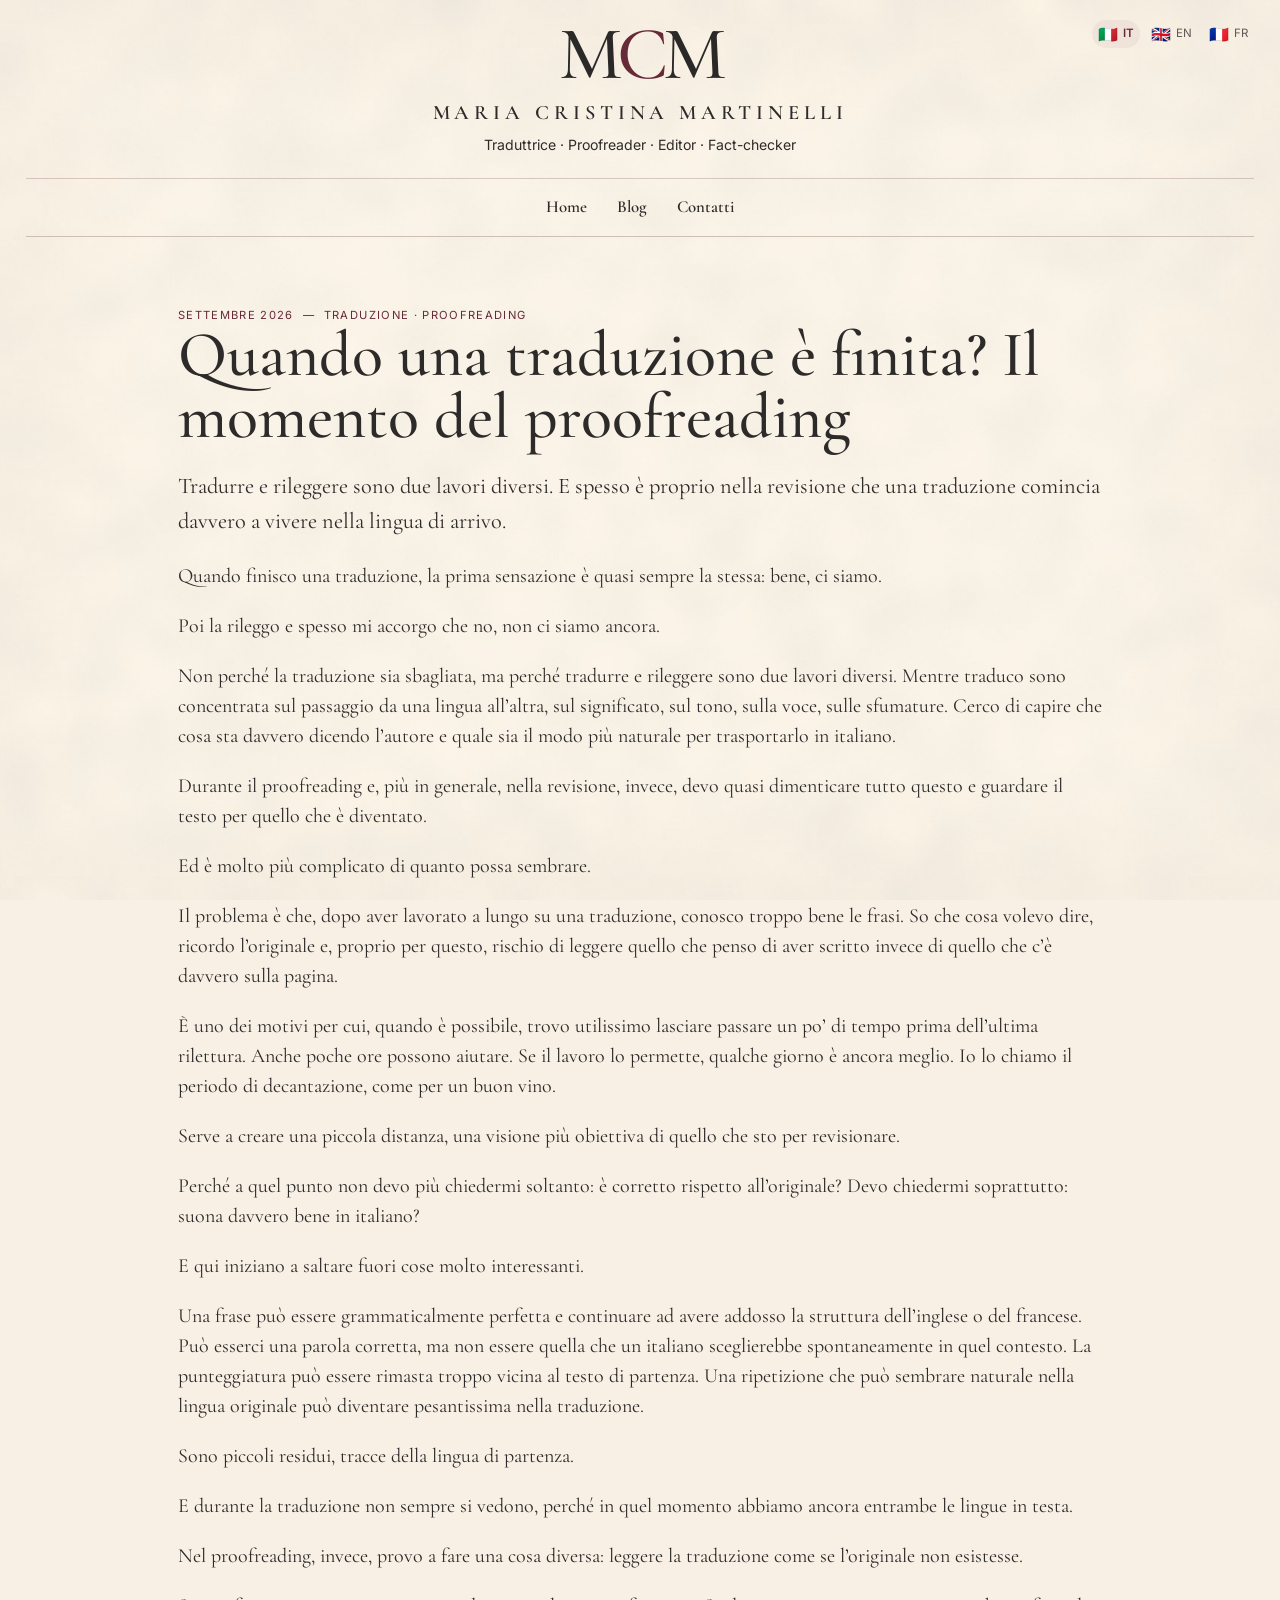
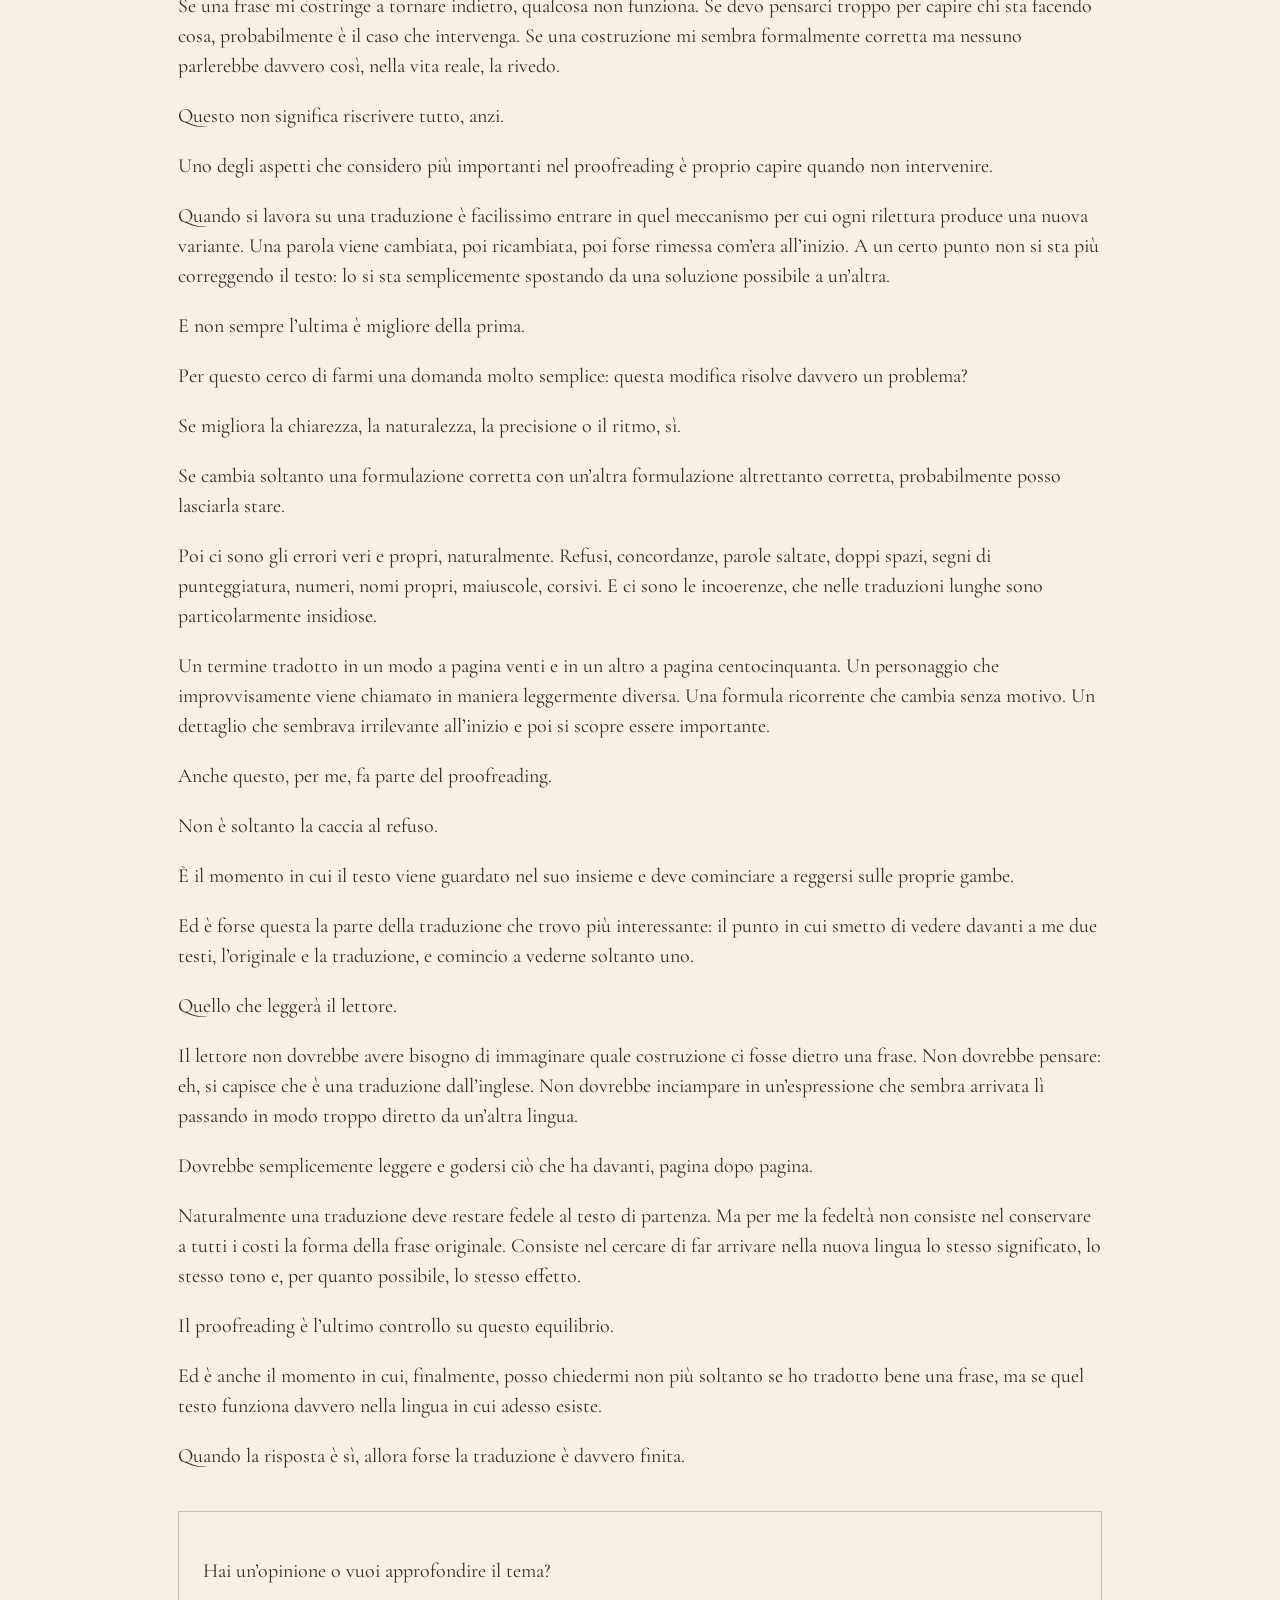
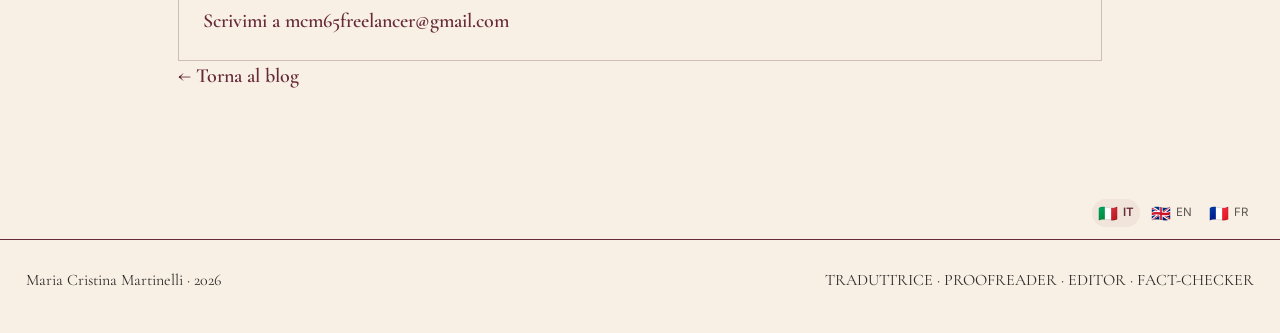
<file: blog/quando-una-traduzione-e-finita/index.html>
<!DOCTYPE html>
<html lang="it">
<head>
<meta charset="UTF-8"><meta name="viewport" content="width=device-width, initial-scale=1.0">
<title>Quando una traduzione è finita? Il momento del proofreading | Maria Cristina Martinelli</title>
<meta name="description" content="Una riflessione personale sul rapporto tra traduzione, proofreading e revisione: la distanza dal testo, la naturalezza dell’italiano e il momento in cui una traduzione può dirsi davvero finita.">
<link rel="canonical" href="https://mariacristinamartinelli.github.io/blog/quando-una-traduzione-e-finita/">
<link rel="icon" href="/favicon.ico?v=5"><link rel="icon" href="/favicon.svg?v=5" type="image/svg+xml"><link rel="apple-touch-icon" href="/apple-touch-icon.png?v=5">
<link rel="preconnect" href="https://fonts.googleapis.com"><link rel="preconnect" href="https://fonts.gstatic.com" crossorigin>
<link href="https://fonts.googleapis.com/css2?family=Cormorant+Garamond:ital,wght@0,500;0,600;0,700;1,500;1,600&family=Inter:wght@300;400;500;600&display=swap" rel="stylesheet">
<link rel="stylesheet" href="/styles.css?v=21">
</head>
<body>
<a class="skip-link" href="#main-content">Vai al contenuto principale</a>
<div class="page-shell">
<header class="site-header blog-site-header">
  <div class="masthead">
    <button class="menu-toggle" aria-expanded="false" aria-controls="main-nav">Menu</button>
    <a class="brand" href="/" aria-label="Maria Cristina Martinelli — Home">
      <span class="monogram" aria-hidden="true"><span>M</span><span class="monogram-c">C</span><span>M</span></span>
      <span class="brand-name">Maria Cristina Martinelli</span>
      <span class="brand-role" data-t="brand_role">Traduttrice · Proofreader · Editor · Fact-checker</span>
    </a>
    <div class="lang-switch" aria-label="Seleziona lingua"><button class="lang-btn active" data-lang="it" aria-label="Italiano"><span class="flag" aria-hidden="true">🇮🇹</span><span>IT</span></button><button class="lang-btn" data-lang="en" aria-label="English"><span class="flag" aria-hidden="true">🇬🇧</span><span>EN</span></button><button class="lang-btn" data-lang="fr" aria-label="Français"><span class="flag" aria-hidden="true">🇫🇷</span><span>FR</span></button></div>
  </div>
  <nav id="main-nav" class="main-nav"><a href="/">Home</a><a href="/blog/" data-t="blog">Blog</a><a href="/#contatti" data-t="contact">Contatti</a></nav>
</header>

<main id="main-content" class="article-wrap">
<article>
<header class="article-header">
<div class="post-meta"><span data-t="date">Settembre 2026</span><span data-t="category">Traduzione · Proofreading</span></div>
<h1 data-t="title">Quando una traduzione è finita? Il momento del proofreading</h1>
<p class="article-lead" data-t="lead">Tradurre e rileggere sono due lavori diversi. E spesso è proprio nella revisione che una traduzione comincia davvero a vivere nella lingua di arrivo.</p>
</header>

<div class="article-body">
<p data-t="p1">Quando finisco una traduzione, la prima sensazione è quasi sempre la stessa: bene, ci siamo.</p>
<p data-t="p2">Poi la rileggo e spesso mi accorgo che no, non ci siamo ancora.</p>
<p data-t="p3">Non perché la traduzione sia sbagliata, ma perché tradurre e rileggere sono due lavori diversi. Mentre traduco sono concentrata sul passaggio da una lingua all’altra, sul significato, sul tono, sulla voce, sulle sfumature. Cerco di capire che cosa sta davvero dicendo l’autore e quale sia il modo più naturale per trasportarlo in italiano.</p>
<p data-t="p4">Durante il proofreading e, più in generale, nella revisione, invece, devo quasi dimenticare tutto questo e guardare il testo per quello che è diventato.</p>
<p data-t="p5">Ed è molto più complicato di quanto possa sembrare.</p>
<p data-t="p6">Il problema è che, dopo aver lavorato a lungo su una traduzione, conosco troppo bene le frasi. So che cosa volevo dire, ricordo l’originale e, proprio per questo, rischio di leggere quello che penso di aver scritto invece di quello che c’è davvero sulla pagina.</p>
<p data-t="p7">È uno dei motivi per cui, quando è possibile, trovo utilissimo lasciare passare un po’ di tempo prima dell’ultima rilettura. Anche poche ore possono aiutare. Se il lavoro lo permette, qualche giorno è ancora meglio. Io lo chiamo il periodo di decantazione, come per un buon vino.</p>
<p data-t="p8">Serve a creare una piccola distanza, una visione più obiettiva di quello che sto per revisionare.</p>
<p data-t="p9">Perché a quel punto non devo più chiedermi soltanto: è corretto rispetto all’originale? Devo chiedermi soprattutto: suona davvero bene in italiano?</p>
<p data-t="p10">E qui iniziano a saltare fuori cose molto interessanti.</p>
<p data-t="p11">Una frase può essere grammaticalmente perfetta e continuare ad avere addosso la struttura dell’inglese o del francese. Può esserci una parola corretta, ma non essere quella che un italiano sceglierebbe spontaneamente in quel contesto. La punteggiatura può essere rimasta troppo vicina al testo di partenza. Una ripetizione che può sembrare naturale nella lingua originale può diventare pesantissima nella traduzione.</p>
<p data-t="p12">Sono piccoli residui, tracce della lingua di partenza.</p>
<p data-t="p13">E durante la traduzione non sempre si vedono, perché in quel momento abbiamo ancora entrambe le lingue in testa.</p>
<p data-t="p14">Nel proofreading, invece, provo a fare una cosa diversa: leggere la traduzione come se l’originale non esistesse.</p>
<p data-t="p15">Se una frase mi costringe a tornare indietro, qualcosa non funziona. Se devo pensarci troppo per capire chi sta facendo cosa, probabilmente è il caso che intervenga. Se una costruzione mi sembra formalmente corretta ma nessuno parlerebbe davvero così, nella vita reale, la rivedo.</p>
<p data-t="p16">Questo non significa riscrivere tutto, anzi.</p>
<p data-t="p17">Uno degli aspetti che considero più importanti nel proofreading è proprio capire quando non intervenire.</p>
<p data-t="p18">Quando si lavora su una traduzione è facilissimo entrare in quel meccanismo per cui ogni rilettura produce una nuova variante. Una parola viene cambiata, poi ricambiata, poi forse rimessa com’era all’inizio. A un certo punto non si sta più correggendo il testo: lo si sta semplicemente spostando da una soluzione possibile a un’altra.</p>
<p data-t="p19">E non sempre l’ultima è migliore della prima.</p>
<p data-t="p20">Per questo cerco di farmi una domanda molto semplice: questa modifica risolve davvero un problema?</p>
<p data-t="p21">Se migliora la chiarezza, la naturalezza, la precisione o il ritmo, sì.</p>
<p data-t="p22">Se cambia soltanto una formulazione corretta con un’altra formulazione altrettanto corretta, probabilmente posso lasciarla stare.</p>
<p data-t="p23">Poi ci sono gli errori veri e propri, naturalmente. Refusi, concordanze, parole saltate, doppi spazi, segni di punteggiatura, numeri, nomi propri, maiuscole, corsivi. E ci sono le incoerenze, che nelle traduzioni lunghe sono particolarmente insidiose.</p>
<p data-t="p24">Un termine tradotto in un modo a pagina venti e in un altro a pagina centocinquanta. Un personaggio che improvvisamente viene chiamato in maniera leggermente diversa. Una formula ricorrente che cambia senza motivo. Un dettaglio che sembrava irrilevante all’inizio e poi si scopre essere importante.</p>
<p data-t="p25">Anche questo, per me, fa parte del proofreading.</p>
<p data-t="p26">Non è soltanto la caccia al refuso.</p>
<p data-t="p27">È il momento in cui il testo viene guardato nel suo insieme e deve cominciare a reggersi sulle proprie gambe.</p>
<p data-t="p28">Ed è forse questa la parte della traduzione che trovo più interessante: il punto in cui smetto di vedere davanti a me due testi, l’originale e la traduzione, e comincio a vederne soltanto uno.</p>
<p data-t="p29">Quello che leggerà il lettore.</p>
<p data-t="p30">Il lettore non dovrebbe avere bisogno di immaginare quale costruzione ci fosse dietro una frase. Non dovrebbe pensare: eh, si capisce che è una traduzione dall’inglese. Non dovrebbe inciampare in un’espressione che sembra arrivata lì passando in modo troppo diretto da un’altra lingua.</p>
<p data-t="p31">Dovrebbe semplicemente leggere e godersi ciò che ha davanti, pagina dopo pagina.</p>
<p data-t="p32">Naturalmente una traduzione deve restare fedele al testo di partenza. Ma per me la fedeltà non consiste nel conservare a tutti i costi la forma della frase originale. Consiste nel cercare di far arrivare nella nuova lingua lo stesso significato, lo stesso tono e, per quanto possibile, lo stesso effetto.</p>
<p data-t="p33">Il proofreading è l’ultimo controllo su questo equilibrio.</p>
<p data-t="p34">Ed è anche il momento in cui, finalmente, posso chiedermi non più soltanto se ho tradotto bene una frase, ma se quel testo funziona davvero nella lingua in cui adesso esiste.</p>
<p data-t="p35">Quando la risposta è sì, allora forse la traduzione è davvero finita.</p>

<div class="article-cta">
<p data-t="cta_text">Hai un’opinione o vuoi approfondire il tema?</p>
<a href="mailto:mcm65freelancer@gmail.com" data-t="cta_link">Scrivimi a mcm65freelancer@gmail.com</a>
</div>

<a class="article-back" href="/blog/" data-t="back">← Torna al blog</a>
</div>
</article>
</main>

<div class="footer-language-row" aria-label="Seleziona lingua">
  <div class="lang-switch footer-lang-switch">
    <button class="lang-btn active" data-lang="it" aria-label="Italiano"><span class="flag" aria-hidden="true">🇮🇹</span><span>IT</span></button>
    <button class="lang-btn" data-lang="en" aria-label="English"><span class="flag" aria-hidden="true">🇬🇧</span><span>EN</span></button>
    <button class="lang-btn" data-lang="fr" aria-label="Français"><span class="flag" aria-hidden="true">🇫🇷</span><span>FR</span></button>
  </div>
</div>
<footer><span>Maria Cristina Martinelli · <span id="footer-year"></span></span><span class="footer-role" data-t="footer_role">TRADUTTRICE · PROOFREADER · EDITOR · FACT-CHECKER</span></footer>
</div>

<script>
const T={
it:{
brand_role:"Traduttrice · Proofreader · Editor · Fact-checker",blog:"Blog",contact:"Contatti",date:"Settembre 2026",category:"Traduzione · Proofreading",
title:"Quando una traduzione è finita? Il momento del proofreading",
lead:"Tradurre e rileggere sono due lavori diversi. E spesso è proprio nella revisione che una traduzione comincia davvero a vivere nella lingua di arrivo.",
p1:"Quando finisco una traduzione, la prima sensazione è quasi sempre la stessa: bene, ci siamo.",
p2:"Poi la rileggo e spesso mi accorgo che no, non ci siamo ancora.",
p3:"Non perché la traduzione sia sbagliata, ma perché tradurre e rileggere sono due lavori diversi. Mentre traduco sono concentrata sul passaggio da una lingua all’altra, sul significato, sul tono, sulla voce, sulle sfumature. Cerco di capire che cosa sta davvero dicendo l’autore e quale sia il modo più naturale per trasportarlo in italiano.",
p4:"Durante il proofreading e, più in generale, nella revisione, invece, devo quasi dimenticare tutto questo e guardare il testo per quello che è diventato.",
p5:"Ed è molto più complicato di quanto possa sembrare.",
p6:"Il problema è che, dopo aver lavorato a lungo su una traduzione, conosco troppo bene le frasi. So che cosa volevo dire, ricordo l’originale e, proprio per questo, rischio di leggere quello che penso di aver scritto invece di quello che c’è davvero sulla pagina.",
p7:"È uno dei motivi per cui, quando è possibile, trovo utilissimo lasciare passare un po’ di tempo prima dell’ultima rilettura. Anche poche ore possono aiutare. Se il lavoro lo permette, qualche giorno è ancora meglio. Io lo chiamo il periodo di decantazione, come per un buon vino.",
p8:"Serve a creare una piccola distanza, una visione più obiettiva di quello che sto per revisionare.",
p9:"Perché a quel punto non devo più chiedermi soltanto: è corretto rispetto all’originale? Devo chiedermi soprattutto: suona davvero bene in italiano?",
p10:"E qui iniziano a saltare fuori cose molto interessanti.",
p11:"Una frase può essere grammaticalmente perfetta e continuare ad avere addosso la struttura dell’inglese o del francese. Può esserci una parola corretta, ma non essere quella che un italiano sceglierebbe spontaneamente in quel contesto. La punteggiatura può essere rimasta troppo vicina al testo di partenza. Una ripetizione che può sembrare naturale nella lingua originale può diventare pesantissima nella traduzione.",
p12:"Sono piccoli residui, tracce della lingua di partenza.",
p13:"E durante la traduzione non sempre si vedono, perché in quel momento abbiamo ancora entrambe le lingue in testa.",
p14:"Nel proofreading, invece, provo a fare una cosa diversa: leggere la traduzione come se l’originale non esistesse.",
p15:"Se una frase mi costringe a tornare indietro, qualcosa non funziona. Se devo pensarci troppo per capire chi sta facendo cosa, probabilmente è il caso che intervenga. Se una costruzione mi sembra formalmente corretta ma nessuno parlerebbe davvero così, nella vita reale, la rivedo.",
p16:"Questo non significa riscrivere tutto, anzi.",
p17:"Uno degli aspetti che considero più importanti nel proofreading è proprio capire quando non intervenire.",
p18:"Quando si lavora su una traduzione è facilissimo entrare in quel meccanismo per cui ogni rilettura produce una nuova variante. Una parola viene cambiata, poi ricambiata, poi forse rimessa com’era all’inizio. A un certo punto non si sta più correggendo il testo: lo si sta semplicemente spostando da una soluzione possibile a un’altra.",
p19:"E non sempre l’ultima è migliore della prima.",
p20:"Per questo cerco di farmi una domanda molto semplice: questa modifica risolve davvero un problema?",
p21:"Se migliora la chiarezza, la naturalezza, la precisione o il ritmo, sì.",
p22:"Se cambia soltanto una formulazione corretta con un’altra formulazione altrettanto corretta, probabilmente posso lasciarla stare.",
p23:"Poi ci sono gli errori veri e propri, naturalmente. Refusi, concordanze, parole saltate, doppi spazi, segni di punteggiatura, numeri, nomi propri, maiuscole, corsivi. E ci sono le incoerenze, che nelle traduzioni lunghe sono particolarmente insidiose.",
p24:"Un termine tradotto in un modo a pagina venti e in un altro a pagina centocinquanta. Un personaggio che improvvisamente viene chiamato in maniera leggermente diversa. Una formula ricorrente che cambia senza motivo. Un dettaglio che sembrava irrilevante all’inizio e poi si scopre essere importante.",
p25:"Anche questo, per me, fa parte del proofreading.",
p26:"Non è soltanto la caccia al refuso.",
p27:"È il momento in cui il testo viene guardato nel suo insieme e deve cominciare a reggersi sulle proprie gambe.",
p28:"Ed è forse questa la parte della traduzione che trovo più interessante: il punto in cui smetto di vedere davanti a me due testi, l’originale e la traduzione, e comincio a vederne soltanto uno.",
p29:"Quello che leggerà il lettore.",
p30:"Il lettore non dovrebbe avere bisogno di immaginare quale costruzione ci fosse dietro una frase. Non dovrebbe pensare: eh, si capisce che è una traduzione dall’inglese. Non dovrebbe inciampare in un’espressione che sembra arrivata lì passando in modo troppo diretto da un’altra lingua.",
p31:"Dovrebbe semplicemente leggere e godersi ciò che ha davanti, pagina dopo pagina.",
p32:"Naturalmente una traduzione deve restare fedele al testo di partenza. Ma per me la fedeltà non consiste nel conservare a tutti i costi la forma della frase originale. Consiste nel cercare di far arrivare nella nuova lingua lo stesso significato, lo stesso tono e, per quanto possibile, lo stesso effetto.",
p33:"Il proofreading è l’ultimo controllo su questo equilibrio.",
p34:"Ed è anche il momento in cui, finalmente, posso chiedermi non più soltanto se ho tradotto bene una frase, ma se quel testo funziona davvero nella lingua in cui adesso esiste.",
p35:"Quando la risposta è sì, allora forse la traduzione è davvero finita.",
cta_text:"Hai un’opinione o vuoi approfondire il tema?",cta_link:"Scrivimi a mcm65freelancer@gmail.com",back:"← Torna al blog",footer_role:"TRADUTTRICE · PROOFREADER · EDITOR · FACT-CHECKER"
},
en:{
brand_role:"Translator · Proofreader · Editor · Fact-checker",blog:"Blog",contact:"Contact",date:"September 2026",category:"Translation · Proofreading",
title:"When is a translation finished? The proofreading stage",
lead:"Translating and rereading are two different jobs. And very often it is during revision that a translation really begins to live in the target language.",
p1:"When I finish a translation, my first thought is almost always the same: good, that’s done.",
p2:"Then I read it again and quite often realise that no, it isn’t done yet.",
p3:"Not because the translation is wrong, but because translating and rereading are two different jobs. While I translate, I am focused on moving from one language to another, on meaning, tone, voice and nuance. I try to understand what the author is really saying and what the most natural way is to carry it into Italian.",
p4:"During proofreading and, more broadly, revision, I have to almost forget all of that and look at the text for what it has become.",
p5:"And that is much more complicated than it may seem.",
p6:"The problem is that after working on a translation for a long time, I know the sentences too well. I know what I meant, I remember the original and, precisely for that reason, I risk reading what I think I wrote rather than what is actually on the page.",
p7:"That is one of the reasons why, whenever possible, I find it extremely useful to let some time pass before the final rereading. Even a few hours can help. If the job allows it, a few days are even better. I call it the decanting period, like a good wine.",
p8:"It creates a little distance and gives me a more objective view of what I am about to revise.",
p9:"Because at that point I no longer have to ask only: is it correct compared with the original? More importantly, I have to ask: does it really sound good in Italian?",
p10:"And this is where some very interesting things start to appear.",
p11:"A sentence can be grammatically perfect and still carry the structure of English or French. A word can be correct without being the word an Italian speaker would naturally choose in that context. The punctuation can remain too close to the source text. A repetition that feels perfectly natural in the original language can become painfully heavy in translation.",
p12:"They are small residues, traces of the source language.",
p13:"And while translating, we do not always notice them, because at that moment we still have both languages in our heads.",
p14:"During proofreading, I try to do something different: read the translation as though the original did not exist.",
p15:"If a sentence makes me go back and read it again, something is not working. If I have to think too hard to understand who is doing what, I probably need to intervene. If a construction is formally correct but nobody would actually speak that way in real life, I revise it.",
p16:"That does not mean rewriting everything. Quite the opposite.",
p17:"One of the most important parts of proofreading, for me, is understanding when not to intervene.",
p18:"When working on a translation it is incredibly easy to fall into the mechanism where every rereading produces a new variant. A word is changed, then changed again, then perhaps put back exactly as it was. At a certain point you are no longer correcting the text: you are simply moving it from one possible solution to another.",
p19:"And the last solution is not always better than the first.",
p20:"So I try to ask myself one very simple question: does this change actually solve a problem?",
p21:"If it improves clarity, naturalness, precision or rhythm, yes.",
p22:"If it merely replaces one correct formulation with another equally correct one, I can probably leave it alone.",
p23:"Then, of course, there are the real errors. Typos, agreement mistakes, missing words, double spaces, punctuation, numbers, proper names, capital letters, italics. And there are inconsistencies, which can be particularly insidious in long translations.",
p24:"A term translated one way on page twenty and another way on page one hundred and fifty. A character whose name suddenly changes slightly. A recurring formula that changes for no reason. A detail that seemed irrelevant at the beginning and later turns out to matter.",
p25:"For me, that too is part of proofreading.",
p26:"It is not simply a hunt for typos.",
p27:"It is the moment when the text is looked at as a whole and has to start standing on its own two feet.",
p28:"And perhaps this is the part of translation I find most interesting: the point at which I stop seeing two texts in front of me, the original and the translation, and begin to see only one.",
p29:"The one the reader will read.",
p30:"The reader should not have to imagine what construction lay behind a sentence. They should not think: yes, you can tell this was translated from English. They should not stumble over an expression that seems to have arrived there too directly from another language.",
p31:"They should simply read and enjoy what is in front of them, page after page.",
p32:"Naturally, a translation has to remain faithful to the source text. But for me fidelity does not mean preserving the form of the original sentence at all costs. It means trying to bring the same meaning, the same tone and, as far as possible, the same effect into the new language.",
p33:"Proofreading is the final check on that balance.",
p34:"And it is also the moment when I can finally ask myself not only whether I translated a sentence well, but whether that text really works in the language in which it now exists.",
p35:"When the answer is yes, then perhaps the translation really is finished.",
cta_text:"Have a thought to share or would you like to explore the topic further?",cta_link:"Email me at mcm65freelancer@gmail.com",back:"← Back to the blog",footer_role:"TRANSLATOR · PROOFREADER · EDITOR · FACT-CHECKER"
},
fr:{
brand_role:"Traductrice · Correctrice · Révision éditoriale · Fact-checking",blog:"Blog",contact:"Contact",date:"Septembre 2026",category:"Traduction · Relecture",
title:"Quand une traduction est-elle terminée ? Le moment de la relecture",
lead:"Traduire et relire sont deux tâches différentes. Et c’est souvent pendant la révision qu’une traduction commence vraiment à vivre dans la langue d’arrivée.",
p1:"Quand je termine une traduction, ma première impression est presque toujours la même : bien, nous y sommes.",
p2:"Puis je la relis et je me rends souvent compte que non, nous n’y sommes pas encore.",
p3:"Non pas parce que la traduction est mauvaise, mais parce que traduire et relire sont deux tâches différentes. Pendant que je traduis, je me concentre sur le passage d’une langue à l’autre, sur le sens, le ton, la voix, les nuances. J’essaie de comprendre ce que l’auteur dit réellement et quelle est la manière la plus naturelle de le transporter en italien.",
p4:"Pendant la relecture et, plus largement, la révision, je dois au contraire presque oublier tout cela et regarder le texte pour ce qu’il est devenu.",
p5:"Et c’est beaucoup plus compliqué qu’il n’y paraît.",
p6:"Le problème, c’est qu’après avoir travaillé longtemps sur une traduction, je connais trop bien les phrases. Je sais ce que je voulais dire, je me souviens de l’original et, précisément pour cette raison, je risque de lire ce que je pense avoir écrit plutôt que ce qui se trouve réellement sur la page.",
p7:"C’est l’une des raisons pour lesquelles, lorsque c’est possible, je trouve très utile de laisser passer un peu de temps avant la dernière relecture. Même quelques heures peuvent aider. Si le travail le permet, quelques jours, c’est encore mieux. J’appelle cela la période de décantation, comme pour un bon vin.",
p8:"Cela permet de créer une petite distance, un regard plus objectif sur ce que je m’apprête à réviser.",
p9:"Car à ce moment-là, je ne dois plus seulement me demander : est-ce correct par rapport à l’original ? Je dois surtout me demander : est-ce que cela sonne vraiment bien en italien ?",
p10:"Et c’est là que des choses très intéressantes commencent à apparaître.",
p11:"Une phrase peut être grammaticalement parfaite et continuer à porter la structure de l’anglais ou du français. Un mot peut être correct sans être celui qu’un Italien choisirait spontanément dans ce contexte. La ponctuation peut être restée trop proche du texte source. Une répétition qui paraît naturelle dans la langue originale peut devenir très lourde dans la traduction.",
p12:"Ce sont de petits résidus, des traces de la langue de départ.",
p13:"Et pendant la traduction, on ne les voit pas toujours, parce qu’à ce moment-là nous avons encore les deux langues en tête.",
p14:"Pendant la relecture, j’essaie au contraire de faire quelque chose de différent : lire la traduction comme si l’original n’existait pas.",
p15:"Si une phrase m’oblige à revenir en arrière, quelque chose ne fonctionne pas. Si je dois réfléchir trop longtemps pour comprendre qui fait quoi, il est probablement temps d’intervenir. Si une construction me paraît formellement correcte mais que personne ne parlerait ainsi dans la vie réelle, je la reprends.",
p16:"Cela ne signifie pas tout réécrire, bien au contraire.",
p17:"L’un des aspects que je considère comme les plus importants dans la relecture est justement de savoir quand ne pas intervenir.",
p18:"Lorsque l’on travaille sur une traduction, il est très facile d’entrer dans un mécanisme où chaque relecture produit une nouvelle variante. Un mot est changé, puis changé de nouveau, puis peut-être remis exactement comme il était au départ. À un moment donné, on ne corrige plus le texte : on le déplace simplement d’une solution possible à une autre.",
p19:"Et la dernière n’est pas toujours meilleure que la première.",
p20:"C’est pourquoi j’essaie de me poser une question très simple : cette modification résout-elle réellement un problème ?",
p21:"Si elle améliore la clarté, le naturel, la précision ou le rythme, oui.",
p22:"Si elle remplace simplement une formulation correcte par une autre formulation tout aussi correcte, je peux probablement la laisser tranquille.",
p23:"Ensuite, il y a bien sûr les vraies erreurs. Coquilles, accords, mots oubliés, doubles espaces, signes de ponctuation, chiffres, noms propres, majuscules, italiques. Et il y a les incohérences, particulièrement insidieuses dans les traductions longues.",
p24:"Un terme traduit d’une certaine manière à la page vingt et autrement à la page cent cinquante. Un personnage dont le nom change soudain légèrement. Une formule récurrente qui varie sans raison. Un détail qui semblait sans importance au début et qui se révèle essentiel plus tard.",
p25:"Pour moi, cela aussi fait partie de la relecture.",
p26:"Il ne s’agit pas seulement de traquer les coquilles.",
p27:"C’est le moment où l’on regarde le texte dans son ensemble et où il doit commencer à tenir debout tout seul.",
p28:"Et c’est peut-être la partie de la traduction que je trouve la plus intéressante : le moment où je cesse de voir devant moi deux textes, l’original et la traduction, pour n’en voir plus qu’un seul.",
p29:"Celui que lira le lecteur.",
p30:"Le lecteur ne devrait pas avoir besoin d’imaginer quelle construction se cachait derrière une phrase. Il ne devrait pas se dire : oui, on voit bien que c’est traduit de l’anglais. Il ne devrait pas buter sur une expression qui semble être arrivée là trop directement depuis une autre langue.",
p31:"Il devrait simplement lire et profiter de ce qu’il a devant les yeux, page après page.",
p32:"Naturellement, une traduction doit rester fidèle au texte de départ. Mais pour moi, la fidélité ne consiste pas à conserver à tout prix la forme de la phrase originale. Elle consiste à essayer de faire parvenir dans la nouvelle langue le même sens, le même ton et, autant que possible, le même effet.",
p33:"La relecture est le dernier contrôle de cet équilibre.",
p34:"Et c’est aussi le moment où je peux enfin me demander non seulement si j’ai bien traduit une phrase, mais si ce texte fonctionne réellement dans la langue dans laquelle il existe désormais.",
p35:"Lorsque la réponse est oui, alors peut-être que la traduction est vraiment terminée.",
cta_text:"Vous souhaitez partager un avis ou approfondir le sujet ?",cta_link:"Écrivez-moi à mcm65freelancer@gmail.com",back:"← Retour au blog",footer_role:"TRADUCTRICE · CORRECTRICE · RÉVISION ÉDITORIALE · FACT-CHECKING"
}
};

function setLang(lang){
  if(!T[lang])lang="it";
  document.documentElement.lang=lang;
  document.querySelectorAll("[data-t]").forEach(el=>{
    const k=el.dataset.t;
    if(T[lang][k]!==undefined)el.innerHTML=T[lang][k];
  });
  document.querySelectorAll(".lang-btn").forEach(b=>b.classList.toggle("active",b.dataset.lang===lang));
  localStorage.setItem("preferredLang",lang);
}
document.querySelectorAll(".lang-btn").forEach(b=>b.addEventListener("click",()=>setLang(b.dataset.lang)));
const menuBtn=document.querySelector(".menu-toggle"),nav=document.querySelector(".main-nav");
menuBtn?.addEventListener("click",()=>{const o=nav.classList.toggle("open");menuBtn.setAttribute("aria-expanded",String(o));});
nav?.querySelectorAll("a").forEach(a=>a.addEventListener("click",()=>{nav.classList.remove("open");menuBtn?.setAttribute("aria-expanded","false");}));
document.getElementById("footer-year").textContent=new Date().getFullYear();
setLang(localStorage.getItem("preferredLang")||"it");
</script>
<script src="/back-to-top.js?v=1"></script>
</body></html>
</file>
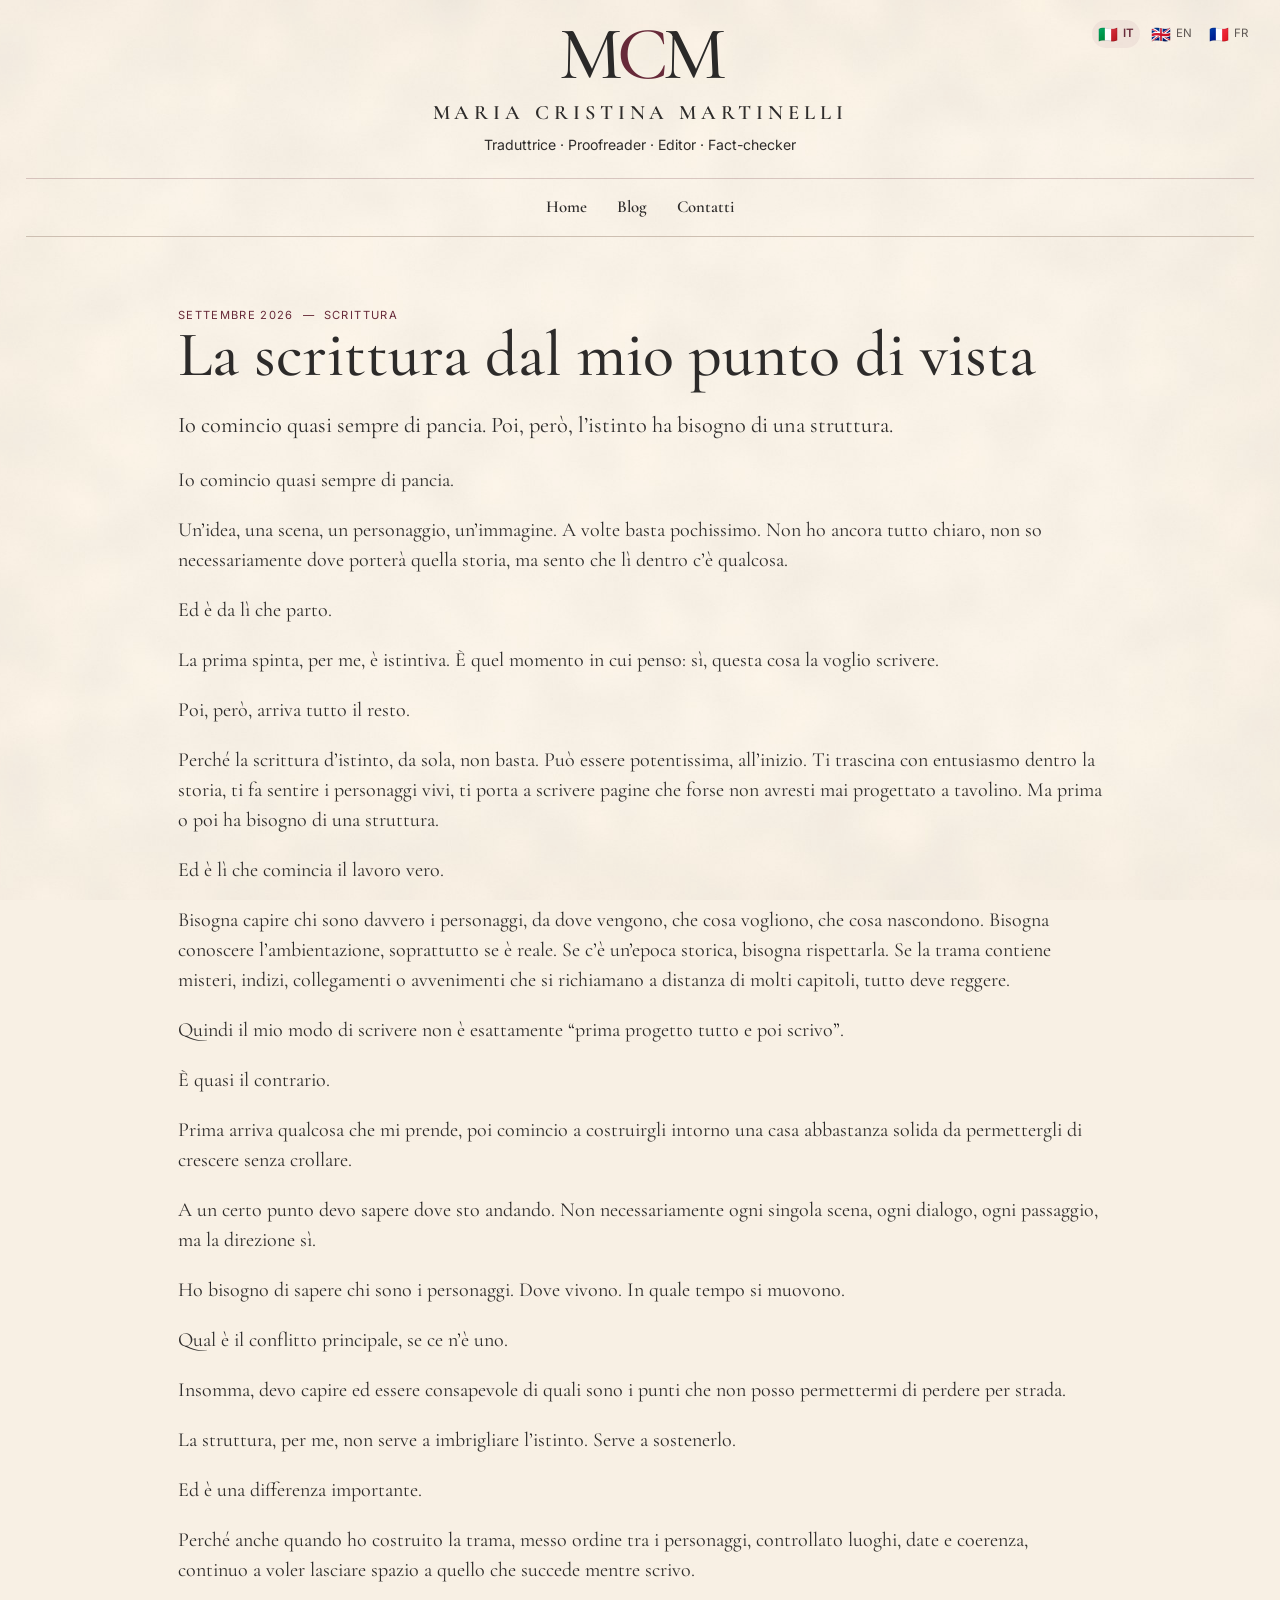
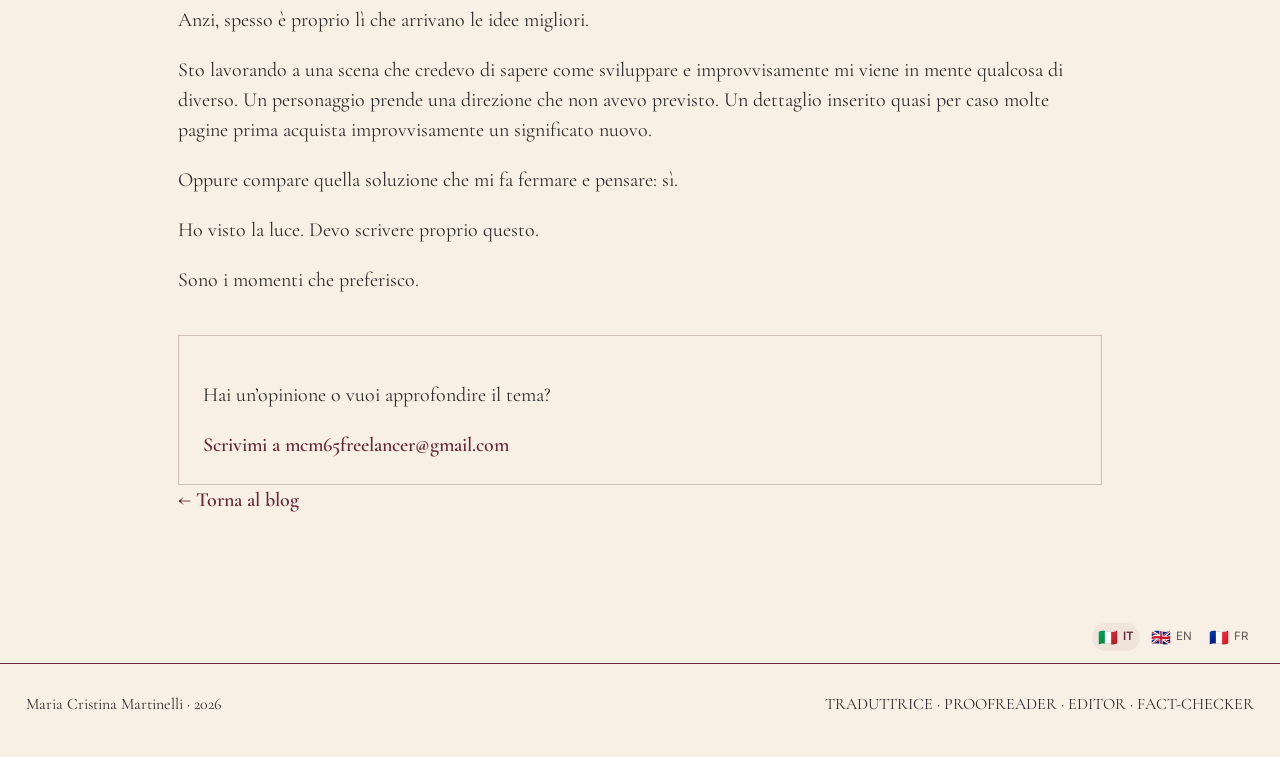
<file: blog/scrittura-dal-mio-punto-di-vista/index.html>
<!DOCTYPE html>
<html lang="it">
<head>
<meta charset="UTF-8"><meta name="viewport" content="width=device-width, initial-scale=1.0">
<title>La scrittura dal mio punto di vista | Maria Cristina Martinelli</title>
<meta name="description" content="Una riflessione personale sul rapporto tra scrittura d’istinto e struttura narrativa.">
<link rel="canonical" href="https://mariacristinamartinelli.github.io/blog/scrittura-dal-mio-punto-di-vista/">
<link rel="icon" href="/favicon.ico?v=5"><link rel="icon" href="/favicon.svg?v=5" type="image/svg+xml"><link rel="apple-touch-icon" href="/apple-touch-icon.png?v=5">
<link rel="preconnect" href="https://fonts.googleapis.com"><link rel="preconnect" href="https://fonts.gstatic.com" crossorigin>
<link href="https://fonts.googleapis.com/css2?family=Cormorant+Garamond:ital,wght@0,500;0,600;0,700;1,500;1,600&family=Inter:wght@300;400;500;600&display=swap" rel="stylesheet">
<link rel="stylesheet" href="/styles.css?v=21">
</head>
<body>
<a class="skip-link" href="#main-content">Vai al contenuto principale</a>
<div class="page-shell">
<header class="site-header blog-site-header">
  <div class="masthead">
    <button class="menu-toggle" aria-expanded="false" aria-controls="main-nav">Menu</button>
    <a class="brand" href="/" aria-label="Maria Cristina Martinelli — Home">
      <span class="monogram" aria-hidden="true"><span>M</span><span class="monogram-c">C</span><span>M</span></span>
      <span class="brand-name">Maria Cristina Martinelli</span>
      <span class="brand-role" data-t="brand_role">Traduttrice · Proofreader · Editor · Fact-checker</span>
    </a>
    <div class="lang-switch" aria-label="Seleziona lingua"><button class="lang-btn active" data-lang="it" aria-label="Italiano"><span class="flag" aria-hidden="true">🇮🇹</span><span>IT</span></button><button class="lang-btn" data-lang="en" aria-label="English"><span class="flag" aria-hidden="true">🇬🇧</span><span>EN</span></button><button class="lang-btn" data-lang="fr" aria-label="Français"><span class="flag" aria-hidden="true">🇫🇷</span><span>FR</span></button></div>
  </div>
  <nav id="main-nav" class="main-nav"><a href="/">Home</a><a href="/blog/" data-t="blog">Blog</a><a href="/#contatti" data-t="contact">Contatti</a></nav>
</header>
<main id="main-content" class="article-wrap">
<article>
<header class="article-header"><div class="post-meta"><span data-t="date">Settembre 2026</span><span data-t="category">Scrittura</span></div><h1 data-t="title">La scrittura dal mio punto di vista</h1><p class="article-lead" data-t="lead">Io comincio quasi sempre di pancia. Poi, però, l’istinto ha bisogno di una struttura.</p></header>
<div class="article-body">
<p data-t="p1">Io comincio quasi sempre di pancia.</p>
<p data-t="p2">Un’idea, una scena, un personaggio, un’immagine. A volte basta pochissimo. Non ho ancora tutto chiaro, non so necessariamente dove porterà quella storia, ma sento che lì dentro c’è qualcosa.</p>
<p data-t="p3">Ed è da lì che parto.</p>
<p data-t="p4">La prima spinta, per me, è istintiva. È quel momento in cui penso: sì, questa cosa la voglio scrivere.</p>
<p data-t="p5">Poi, però, arriva tutto il resto.</p>
<p data-t="p6">Perché la scrittura d’istinto, da sola, non basta. Può essere potentissima, all’inizio. Ti trascina con entusiasmo dentro la storia, ti fa sentire i personaggi vivi, ti porta a scrivere pagine che forse non avresti mai progettato a tavolino. Ma prima o poi ha bisogno di una struttura.</p>
<p data-t="p7">Ed è lì che comincia il lavoro vero.</p>
<p data-t="p8">Bisogna capire chi sono davvero i personaggi, da dove vengono, che cosa vogliono, che cosa nascondono. Bisogna conoscere l’ambientazione, soprattutto se è reale. Se c’è un’epoca storica, bisogna rispettarla. Se la trama contiene misteri, indizi, collegamenti o avvenimenti che si richiamano a distanza di molti capitoli, tutto deve reggere.</p>
<p data-t="p9">Quindi il mio modo di scrivere non è esattamente “prima progetto tutto e poi scrivo”.</p>
<p data-t="p10">È quasi il contrario.</p>
<p data-t="p11">Prima arriva qualcosa che mi prende, poi comincio a costruirgli intorno una casa abbastanza solida da permettergli di crescere senza crollare.</p>
<p data-t="p12">A un certo punto devo sapere dove sto andando. Non necessariamente ogni singola scena, ogni dialogo, ogni passaggio, ma la direzione sì.</p>
<p data-t="p13">Ho bisogno di sapere chi sono i personaggi. Dove vivono. In quale tempo si muovono.</p>
<p data-t="p14">Qual è il conflitto principale, se ce n’è uno.</p>
<p data-t="p15">Insomma, devo capire ed essere consapevole di quali sono i punti che non posso permettermi di perdere per strada.</p>
<p data-t="p16">La struttura, per me, non serve a imbrigliare l’istinto. Serve a sostenerlo.</p>
<p data-t="p17">Ed è una differenza importante.</p>
<p data-t="p18">Perché anche quando ho costruito la trama, messo ordine tra i personaggi, controllato luoghi, date e coerenza, continuo a voler lasciare spazio a quello che succede mentre scrivo.</p>
<p data-t="p19">Anzi, spesso è proprio lì che arrivano le idee migliori.</p>
<p data-t="p20">Sto lavorando a una scena che credevo di sapere come sviluppare e improvvisamente mi viene in mente qualcosa di diverso. Un personaggio prende una direzione che non avevo previsto. Un dettaglio inserito quasi per caso molte pagine prima acquista improvvisamente un significato nuovo.</p>
<p data-t="p21">Oppure compare quella soluzione che mi fa fermare e pensare: sì.</p>
<p data-t="p22">Ho visto la luce. Devo scrivere proprio questo.</p>
<p data-t="p23">Sono i momenti che preferisco.</p>
<div class="article-cta"><p data-t="cta_text">Hai un’opinione o vuoi approfondire il tema?</p><a href="mailto:mcm65freelancer@gmail.com" data-t="cta_link">Scrivimi a mcm65freelancer@gmail.com</a></div>
<a class="article-back" href="/blog/" data-t="back">← Torna al blog</a>
</div></article></main>
<div class="footer-language-row" aria-label="Seleziona lingua">
  <div class="lang-switch footer-lang-switch">
    <button class="lang-btn active" data-lang="it" aria-label="Italiano"><span class="flag" aria-hidden="true">🇮🇹</span><span>IT</span></button>
    <button class="lang-btn" data-lang="en" aria-label="English"><span class="flag" aria-hidden="true">🇬🇧</span><span>EN</span></button>
    <button class="lang-btn" data-lang="fr" aria-label="Français"><span class="flag" aria-hidden="true">🇫🇷</span><span>FR</span></button>
  </div>
</div>
<footer><span>Maria Cristina Martinelli · <span id="footer-year"></span></span><span class="footer-role" data-t="footer_role">TRADUTTRICE · PROOFREADER · EDITOR · FACT-CHECKER</span></footer>
</div>
<script>
const T={"it":{"brand_role":"Traduttrice · Proofreader · Editor · Fact-checker","blog":"Blog","contact":"Contatti","date":"Settembre 2026","category":"Scrittura","title":"La scrittura dal mio punto di vista","lead":"Io comincio quasi sempre di pancia. Poi, però, l’istinto ha bisogno di una struttura.","cta_text":"Hai un’opinione o vuoi approfondire il tema?","cta_link":"Scrivimi a mcm65freelancer@gmail.com","back":"← Torna al blog","footer_role":"TRADUTTRICE · PROOFREADER · EDITOR · FACT-CHECKER","p1":"Io comincio quasi sempre di pancia.","p2":"Un’idea, una scena, un personaggio, un’immagine. A volte basta pochissimo. Non ho ancora tutto chiaro, non so necessariamente dove porterà quella storia, ma sento che lì dentro c’è qualcosa.","p3":"Ed è da lì che parto.","p4":"La prima spinta, per me, è istintiva. È quel momento in cui penso: sì, questa cosa la voglio scrivere.","p5":"Poi, però, arriva tutto il resto.","p6":"Perché la scrittura d’istinto, da sola, non basta. Può essere potentissima, all’inizio. Ti trascina con entusiasmo dentro la storia, ti fa sentire i personaggi vivi, ti porta a scrivere pagine che forse non avresti mai progettato a tavolino. Ma prima o poi ha bisogno di una struttura.","p7":"Ed è lì che comincia il lavoro vero.","p8":"Bisogna capire chi sono davvero i personaggi, da dove vengono, che cosa vogliono, che cosa nascondono. Bisogna conoscere l’ambientazione, soprattutto se è reale. Se c’è un’epoca storica, bisogna rispettarla. Se la trama contiene misteri, indizi, collegamenti o avvenimenti che si richiamano a distanza di molti capitoli, tutto deve reggere.","p9":"Quindi il mio modo di scrivere non è esattamente “prima progetto tutto e poi scrivo”.","p10":"È quasi il contrario.","p11":"Prima arriva qualcosa che mi prende, poi comincio a costruirgli intorno una casa abbastanza solida da permettergli di crescere senza crollare.","p12":"A un certo punto devo sapere dove sto andando. Non necessariamente ogni singola scena, ogni dialogo, ogni passaggio, ma la direzione sì.","p13":"Ho bisogno di sapere chi sono i personaggi. Dove vivono. In quale tempo si muovono.","p14":"Qual è il conflitto principale, se ce n’è uno.","p15":"Insomma, devo capire ed essere consapevole di quali sono i punti che non posso permettermi di perdere per strada.","p16":"La struttura, per me, non serve a imbrigliare l’istinto. Serve a sostenerlo.","p17":"Ed è una differenza importante.","p18":"Perché anche quando ho costruito la trama, messo ordine tra i personaggi, controllato luoghi, date e coerenza, continuo a voler lasciare spazio a quello che succede mentre scrivo.","p19":"Anzi, spesso è proprio lì che arrivano le idee migliori.","p20":"Sto lavorando a una scena che credevo di sapere come sviluppare e improvvisamente mi viene in mente qualcosa di diverso. Un personaggio prende una direzione che non avevo previsto. Un dettaglio inserito quasi per caso molte pagine prima acquista improvvisamente un significato nuovo.","p21":"Oppure compare quella soluzione che mi fa fermare e pensare: sì.","p22":"Ho visto la luce. Devo scrivere proprio questo.","p23":"Sono i momenti che preferisco."},"en":{"brand_role":"Translator · Proofreader · Editor · Fact-checker","blog":"Blog","contact":"Contact","date":"September 2026","category":"Writing","title":"Writing from my point of view","lead":"I almost always start from the gut. But sooner or later instinct needs a structure.","cta_text":"Have a thought to share or would you like to explore the topic further?","cta_link":"Email me at mcm65freelancer@gmail.com","back":"← Back to the blog","footer_role":"TRANSLATOR · PROOFREADER · EDITOR · FACT-CHECKER","p1":"I almost always start from the gut.","p2":"An idea, a scene, a character, an image. Sometimes very little is enough. I do not yet have everything clear, I do not necessarily know where that story will lead, but I feel there is something there.","p3":"And that is where I start.","p4":"For me, the first impulse is instinctive. It is that moment when I think: yes, this is something I want to write.","p5":"Then, though, everything else arrives.","p6":"Because instinctive writing, on its own, is not enough. At the beginning it can be incredibly powerful. It pulls you into the story with enthusiasm, makes the characters feel alive, and leads you to write pages you might never have planned at a desk. But sooner or later it needs a structure.","p7":"And that is where the real work begins.","p8":"You need to understand who the characters really are, where they come from, what they want, what they are hiding. You need to know the setting, especially if it is real. If there is a historical period, it has to be respected. If the plot contains mysteries, clues, connections or events that echo one another many chapters apart, everything has to hold together.","p9":"So my way of writing is not exactly ‘first I plan everything, then I write’.","p10":"It is almost the opposite.","p11":"First something grabs me, then I begin to build a house around it solid enough to let it grow without collapsing.","p12":"At a certain point I need to know where I am going. Not necessarily every single scene, every line of dialogue, every transition, but I do need the direction.","p13":"I need to know who the characters are. Where they live. What time period they move through.","p14":"What the main conflict is, if there is one.","p15":"In short, I need to understand and be aware of the points I cannot afford to lose along the way.","p16":"For me, structure is not there to restrain instinct. It is there to support it.","p17":"And that is an important difference.","p18":"Because even after I have built the plot, put the characters in order, checked places, dates and consistency, I still want to leave room for what happens while I am writing.","p19":"In fact, that is often exactly where the best ideas arrive.","p20":"I am working on a scene I thought I knew how to develop, and suddenly something different occurs to me. A character takes a direction I had not foreseen. A detail inserted almost by chance many pages earlier suddenly acquires a new meaning.","p21":"Or that solution appears that makes me stop and think: yes.","p22":"I have seen the light. This is exactly what I need to write.","p23":"Those are the moments I like best."},"fr":{"brand_role":"Traductrice · Correctrice · Révision éditoriale · Fact-checking","blog":"Blog","contact":"Contact","date":"Septembre 2026","category":"Écriture","title":"L’écriture de mon point de vue","lead":"Je commence presque toujours au feeling. Mais tôt ou tard, l’instinct a besoin d’une structure.","cta_text":"Vous souhaitez partager un avis ou approfondir le sujet ?","cta_link":"Écrivez-moi à mcm65freelancer@gmail.com","back":"← Retour au blog","footer_role":"TRADUCTRICE · CORRECTRICE · RÉVISION ÉDITORIALE · FACT-CHECKING","p1":"Je commence presque toujours au feeling.","p2":"Une idée, une scène, un personnage, une image. Parfois, il suffit de très peu. Je n’ai pas encore tout en tête, je ne sais pas forcément où cette histoire me mènera, mais je sens qu’il y a quelque chose là-dedans.","p3":"Et c’est de là que je pars.","p4":"La première impulsion, pour moi, est instinctive. C’est ce moment où je me dis : oui, j’ai envie d’écrire ça.","p5":"Puis, pourtant, tout le reste arrive.","p6":"Parce que l’écriture instinctive, à elle seule, ne suffit pas. Au début, elle peut être extrêmement puissante. Elle vous entraîne avec enthousiasme dans l’histoire, vous fait sentir les personnages vivants et vous amène à écrire des pages que vous n’auriez peut-être jamais planifiées. Mais tôt ou tard, elle a besoin d’une structure.","p7":"Et c’est là que le vrai travail commence.","p8":"Il faut comprendre qui sont vraiment les personnages, d’où ils viennent, ce qu’ils veulent, ce qu’ils cachent. Il faut connaître le cadre, surtout s’il est réel. S’il y a une époque historique, il faut la respecter. Si l’intrigue contient des mystères, des indices, des liens ou des événements qui se répondent à plusieurs chapitres de distance, tout doit tenir.","p9":"Ma façon d’écrire n’est donc pas exactement : « d’abord je planifie tout, puis j’écris ».","p10":"C’est presque le contraire.","p11":"D’abord quelque chose m’attrape, puis je commence à construire autour une maison suffisamment solide pour lui permettre de grandir sans s’effondrer.","p12":"À un moment donné, je dois savoir où je vais. Pas nécessairement chaque scène, chaque dialogue, chaque passage, mais la direction, oui.","p13":"J’ai besoin de savoir qui sont les personnages. Où ils vivent. À quelle époque ils évoluent.","p14":"Quel est le conflit principal, s’il y en a un.","p15":"En somme, je dois comprendre et garder à l’esprit quels sont les points que je ne peux pas me permettre de perdre en route.","p16":"Pour moi, la structure ne sert pas à brider l’instinct. Elle sert à le soutenir.","p17":"Et c’est une différence importante.","p18":"Parce que même lorsque j’ai construit l’intrigue, mis de l’ordre parmi les personnages, vérifié les lieux, les dates et la cohérence, je veux continuer à laisser de la place à ce qui se produit pendant que j’écris.","p19":"D’ailleurs, c’est souvent là que les meilleures idées arrivent.","p20":"Je travaille sur une scène que je pensais savoir développer et, tout à coup, une autre idée me vient. Un personnage prend une direction que je n’avais pas prévue. Un détail inséré presque par hasard plusieurs pages plus tôt acquiert soudain un sens nouveau.","p21":"Ou bien apparaît cette solution qui me fait m’arrêter et penser : oui.","p22":"J’ai vu la lumière. C’est exactement cela que je dois écrire.","p23":"Ce sont les moments que je préfère."}};
function setLang(lang){if(!T[lang])lang="it";document.documentElement.lang=lang;document.querySelectorAll("[data-t]").forEach(el=>{const k=el.dataset.t;if(T[lang][k]!==undefined)el.innerHTML=T[lang][k];});document.querySelectorAll(".lang-btn").forEach(b=>b.classList.toggle("active",b.dataset.lang===lang));localStorage.setItem("preferredLang",lang);}
document.querySelectorAll(".lang-btn").forEach(b=>b.addEventListener("click",()=>setLang(b.dataset.lang)));
const menuBtn=document.querySelector(".menu-toggle"),nav=document.querySelector(".main-nav");menuBtn?.addEventListener("click",()=>{const o=nav.classList.toggle("open");menuBtn.setAttribute("aria-expanded",String(o));});
nav?.querySelectorAll("a").forEach(a=>a.addEventListener("click",()=>{nav.classList.remove("open");menuBtn?.setAttribute("aria-expanded","false");}));
document.getElementById("footer-year").textContent=new Date().getFullYear();setLang(localStorage.getItem("preferredLang")||"it");
</script>
<script src="/back-to-top.js?v=1"></script>
</body></html>
</file>
<file: styles.css>
:root{
  --paper:#f8f0e4; --paper-light:#fbf5eb; --ink:#2d2b2a; --muted:#5f5854;
  --plum:#672a39; --plum-dark:#532433; --line:#cdbfb1; --line-soft:rgba(103,42,57,.22);
  --wide:1360px; --content:1160px;
}
*{box-sizing:border-box} html{scroll-behavior:smooth}
body{margin:0;color:var(--ink);font-family:"Inter",sans-serif;line-height:1.55;background:var(--paper) url('/paper-texture.jpg') center top/cover fixed no-repeat}
body::after{content:"";position:fixed;inset:0;pointer-events:none;z-index:-1;background:rgba(255,250,242,.10)}
a{color:inherit}button{font:inherit}.page-shell{min-height:100vh}.skip-link{position:fixed;left:12px;top:-80px;z-index:99;background:var(--plum);color:#fff;padding:9px 12px;text-decoration:none}.skip-link:focus{top:12px}

.mockup-header{max-width:var(--wide);margin:0 auto;padding:0 26px}.topbar{height:74px;border-bottom:1px solid var(--line-soft);display:grid;grid-template-columns:minmax(0,1fr) auto;gap:22px;align-items:center;position:relative}.main-nav{width:100%;display:grid;grid-template-columns:auto auto auto auto 1fr auto auto auto auto;align-items:center;column-gap:28px;font-family:"Cormorant Garamond",serif;font-size:1.07rem;font-weight:600}.main-nav a{position:relative;text-decoration:none;white-space:nowrap}.main-nav a::after{content:"";position:absolute;left:0;bottom:-12px;width:0;height:1px;background:var(--plum);transition:.2s}.main-nav a:hover::after,.main-nav a.active::after{width:100%}.main-nav a.active{color:var(--plum)}.nav-spacer{min-width:72px}.menu-toggle{display:none}.top-lang-switch{display:flex;align-items:center;gap:5px;justify-self:end}.top-lang-switch .lang-btn,.lang-switch .lang-btn{display:inline-flex;align-items:center;gap:5px;white-space:nowrap}.flag{font-size:1rem;line-height:1}.top-lang-switch .lang-btn{padding:5px 6px;border-radius:999px}.top-lang-switch .lang-btn:hover,.top-lang-switch .lang-btn.active{background:rgba(107,45,69,.055)}

.brand-stage{min-height:375px;display:flex;align-items:center;justify-content:center;border-bottom:1px solid var(--line-soft)}.brand{text-decoration:none;text-align:center;display:flex;flex-direction:column;align-items:center}.monogram{display:flex;align-items:baseline;gap:-.02em;font-family:"Cormorant Garamond",serif;font-size:8.9rem;line-height:.72;font-weight:500;letter-spacing:-.08em;color:#2a2928}.monogram-c{color:var(--plum)}.brand-name{margin-top:22px;font-family:"Cormorant Garamond",serif;font-size:1.54rem;font-weight:600;letter-spacing:.26em;text-transform:uppercase}.brand-swoosh{width:260px;height:36px;margin-top:11px;fill:none;stroke:var(--plum);stroke-width:1.7;stroke-linecap:round}

.mockup-hero{max-width:var(--content);margin:0 auto;min-height:480px;display:grid;grid-template-columns:1.55fr .45fr;align-items:center;gap:90px;padding:55px 0 54px}.hero-copy{padding-left:10px}.mini-rule{width:48px;height:1px;background:var(--plum);margin:0 0 25px}.hero h1{font-family:"Cormorant Garamond",serif;font-size:4.35rem;line-height:.98;font-weight:500;letter-spacing:-.025em;margin:0 0 19px}.hero-lead{font-family:"Cormorant Garamond",serif;font-size:1.52rem;line-height:1.35;margin:0;color:#34302e}.btn{display:inline-flex;gap:25px;align-items:center;margin-top:26px;padding:14px 24px 13px;text-decoration:none;text-transform:uppercase;letter-spacing:.2em;font-size:.70rem;font-weight:500}.btn.primary{background:var(--plum);color:#fff7ee}.hero-notes{justify-self:end;position:relative;width:100%;padding:12px 8px 12px 38px;color:var(--plum);font-family:"Cormorant Garamond",serif}.hero-notes::before{content:"";position:absolute;left:0;top:0;bottom:0;width:1px;background:var(--plum)}.hero-notes p{margin:.02em 0;font-size:2rem;line-height:1.16;font-style:italic}.hero-notes-rule{width:47px;height:1px;background:var(--plum);margin:0 0 25px}.hero-notes-rule.bottom{margin:28px 0 0}

.mockup-services{max-width:var(--content);margin:0 auto;padding:38px 0 45px;border-top:1px solid var(--line-soft);border-bottom:0;display:grid;grid-template-columns:repeat(4,1fr)}.service-card{text-align:center;padding:0 34px;min-height:230px;border-right:1px solid var(--line)}.service-card:last-child{border-right:0}.service-icon{height:65px;display:flex;align-items:center;justify-content:center;margin-bottom:2px}.service-icon svg{width:57px;height:57px;fill:none;stroke:var(--plum);stroke-width:1.7;stroke-linecap:round;stroke-linejoin:round}.service-card h2{margin:0;font-family:"Cormorant Garamond",serif;font-size:1.29rem;font-weight:600;letter-spacing:.18em;text-transform:uppercase}.service-rule{width:44px;height:1px;background:var(--plum);margin:13px auto 14px}.service-card p{margin:0;font-family:"Cormorant Garamond",serif;font-size:1.12rem;line-height:1.28;color:#3d3734}
.ornament-divider{max-width:850px;margin:14px auto 65px;display:grid;grid-template-columns:1fr auto 1fr;gap:18px;align-items:center;color:var(--plum)}.ornament-divider span{height:1px;background:var(--plum)}.ornament-divider b{font-size:.8rem;font-weight:400}

.editorial-section{max-width:var(--content);margin:0 auto;padding:72px 20px;border-top:1px solid var(--line-soft)}.two-col,.framed-section,.resources-section,.contact-section{display:grid;grid-template-columns:.8fr 1.2fr;gap:82px}.eyebrow{margin:0 0 16px;color:var(--plum);font-size:.69rem;letter-spacing:.2em;font-weight:600}.editorial-section h2{margin:0;font-family:"Cormorant Garamond",serif;font-size:3.05rem;line-height:.98;font-weight:500}.prose{font-family:"Cormorant Garamond",serif;font-size:1.35rem;line-height:1.45}.prose p{margin:0 0 18px}.framed-section{padding:68px 44px;border:1px solid var(--line);background:rgba(255,255,255,.10)}
.portfolio-section{display:grid;grid-template-columns:.4fr .4fr 1.2fr;gap:35px;align-items:center}.stat strong{display:block;color:var(--plum);font-family:"Cormorant Garamond",serif;font-size:4.8rem;font-weight:500;line-height:.85}.stat span{font-size:.72rem;letter-spacing:.11em;text-transform:uppercase}.portfolio-copy p{font-family:"Cormorant Garamond",serif;font-size:1.2rem}.portfolio-copy .eyebrow{font-family:"Inter",sans-serif;font-size:.69rem}.resource-card{border-left:1px solid var(--line);padding-left:38px}.resource-meta{color:var(--plum);font-size:.69rem;letter-spacing:.15em}.resource-card h3{font-family:"Cormorant Garamond",serif;font-size:2rem;font-weight:500;line-height:1.08}.resource-card a{color:var(--plum);text-decoration:none;font-weight:600}.contact-links{display:flex;flex-direction:column;gap:0}.contact-links a{padding:17px 0;border-top:1px solid var(--line);text-decoration:none;font-family:"Cormorant Garamond",serif;font-size:1.35rem}.contact-links a:last-child{border-bottom:1px solid var(--line)}
footer{max-width:var(--wide);margin:0 auto;padding:28px 26px 40px;border-top:1px solid var(--plum);display:grid;grid-template-columns:1fr auto;gap:28px;align-items:center;font-family:"Cormorant Garamond",serif;font-size:1rem}.footer-langs{display:flex;gap:8px;align-items:center}.lang-btn{border:0;background:none;color:var(--muted);padding:3px;cursor:pointer;font-family:"Inter",sans-serif;font-size:.72rem}.lang-btn.active{color:var(--plum);font-weight:600}


/* Header delle pagine Blog: marchio centrato, lingue sempre in alto a destra */
.blog-site-header{max-width:var(--wide);margin:0 auto;padding:0 26px}
.blog-site-header .masthead{position:relative;min-height:160px;display:flex;align-items:center;justify-content:center;border-bottom:1px solid var(--line-soft);padding:28px 150px 22px}
.blog-site-header .brand{grid-column:auto}
.blog-site-header .monogram{display:flex;font-size:4.7rem;line-height:.72;letter-spacing:-.07em;color:#2a2928;text-decoration:none}
.blog-site-header .brand-name{margin-top:15px;font-size:1.28rem;letter-spacing:.24em}
.blog-site-header .brand-role{margin-top:5px;color:var(--ink);font-size:.88rem;letter-spacing:0;text-transform:none;font-family:"Inter",sans-serif}
.blog-site-header .lang-switch{position:absolute;top:20px;right:0;display:flex;gap:5px;align-items:center;justify-content:flex-end}
.blog-site-header .lang-switch .lang-btn{padding:5px 6px;border-radius:999px}
.blog-site-header .lang-switch .lang-btn:hover,.blog-site-header .lang-switch .lang-btn.active{background:rgba(107,45,69,.055)}
.blog-site-header .menu-toggle{position:absolute;left:0;top:20px}
.blog-site-header .main-nav{display:flex;width:100%;min-height:58px;align-items:center;justify-content:center;gap:30px;font-size:1.05rem;border-bottom:1px solid var(--line)}
.blog-site-header .main-nav a::after{bottom:-8px}

/* Selettore lingua ripetuto in basso, prima della linea che apre il footer */
.footer-language-row{max-width:var(--wide);margin:0 auto;padding:18px 26px 12px;display:flex;justify-content:flex-end;align-items:center}
.footer-lang-switch{display:flex;gap:5px;align-items:center;justify-content:flex-end}
.footer-lang-switch .lang-btn{display:inline-flex;align-items:center;gap:5px;padding:5px 6px;border-radius:999px;white-space:nowrap}
.footer-lang-switch .lang-btn:hover,.footer-lang-switch .lang-btn.active{background:rgba(107,45,69,.055)}

@media(max-width:980px){
  .blog-site-header{padding:0 18px}
  .blog-site-header .masthead{min-height:150px;padding:30px 92px 20px}
  .blog-site-header .menu-toggle{display:block;left:0;top:18px;border:1px solid var(--line);background:transparent;padding:7px 11px}
  .blog-site-header .lang-switch{top:17px;right:0}
  .blog-site-header .main-nav{display:none;position:absolute;top:150px;left:0;right:0;z-index:20;background:rgba(248,240,228,.98);padding:18px;flex-direction:column;border-bottom:1px solid var(--line)}
  .blog-site-header .main-nav.open{display:flex}
  .blog-site-header .monogram{font-size:4rem}
  .blog-site-header .brand-name{font-size:1rem;letter-spacing:.18em}
  .blog-site-header .brand-role{font-size:.76rem}
  .footer-language-row{padding-left:18px;padding-right:18px}
}

@media(max-width:600px){
  .blog-site-header .masthead{min-height:145px;padding:48px 6px 16px}
  .blog-site-header .monogram{font-size:3.55rem}
  .blog-site-header .brand-name{font-size:.84rem;letter-spacing:.15em}
  .blog-site-header .brand-role{font-size:.69rem;line-height:1.3;max-width:310px}
  .blog-site-header .lang-switch .lang-btn,.footer-lang-switch .lang-btn{font-size:.66rem;padding:4px}
  .footer-language-row{padding-top:14px;padding-bottom:10px}
}

/* Blog/article */
.blog-shell,.article-wrap{max-width:980px;margin:0 auto;padding:70px 28px 90px}.blog-hero{padding:20px 0 44px;border-bottom:1px solid var(--line)}.blog-hero h1,.article-header h1{font-family:"Cormorant Garamond",serif;font-size:4rem;line-height:.96;font-weight:500;margin:0 0 18px}.blog-intro,.article-lead{font-family:"Cormorant Garamond",serif;font-size:1.4rem}.post-list{display:grid;grid-template-columns:1fr 1fr;gap:28px;padding-top:38px}.post-card{border:1px solid var(--line);padding:28px;background:rgba(255,255,255,.10)}.post-card h2,.article-body h2{font-family:"Cormorant Garamond",serif;font-weight:500}.post-meta,.resource-meta{color:var(--plum);font-size:.7rem;letter-spacing:.12em;text-transform:uppercase}.post-meta{display:flex;align-items:center;gap:.55rem;flex-wrap:wrap}.post-meta span+span::before{content:"—";margin-right:.55rem;color:var(--plum-soft)}.read-more,.article-back,.article-cta a{color:var(--plum);text-decoration:none;font-weight:600}.article-body{font-family:"Cormorant Garamond",serif;font-size:1.25rem;line-height:1.5}.article-body blockquote{border-left:1px solid var(--plum);padding-left:20px;color:var(--plum);font-size:1.6rem}.article-cta{margin-top:40px;padding:24px;border:1px solid var(--line)}

@media(max-width:980px){.mockup-header{padding:0 18px}.topbar{height:68px;grid-template-columns:auto 1fr auto}.menu-toggle{display:block;grid-column:1;border:1px solid var(--line);background:transparent;padding:7px 11px}.top-lang-switch{grid-column:3}.main-nav{display:none;position:absolute;top:68px;left:0;right:0;z-index:20;background:rgba(248,240,228,.98);padding:18px;grid-template-columns:1fr;gap:12px;border-bottom:1px solid var(--line)}.main-nav.open{display:grid}.nav-spacer{display:none}.brand-stage{min-height:300px}.monogram{font-size:7rem}.brand-name{font-size:1.2rem}.mockup-hero{padding:48px 24px;grid-template-columns:1fr;gap:42px}.hero h1{font-size:3.8rem}.hero-lead br{display:none}.hero-notes{justify-self:start;max-width:420px}.mockup-services{grid-template-columns:1fr 1fr;padding-left:20px;padding-right:20px}.service-card{padding:28px;border-bottom:1px solid var(--line)}.service-card:nth-child(2){border-right:0}.two-col,.framed-section,.resources-section,.contact-section,.portfolio-section{grid-template-columns:1fr;gap:32px}.portfolio-section{padding-left:28px;padding-right:28px}.post-list{grid-template-columns:1fr}footer{grid-template-columns:1fr;text-align:center;justify-items:center}}
@media(max-width:600px){.brand-stage{min-height:245px}.monogram{font-size:5.3rem}.brand-name{font-size:.9rem;letter-spacing:.17em}.brand-swoosh{width:190px}.hero h1{font-size:3.15rem}.hero-lead{font-size:1.25rem}.mockup-services{grid-template-columns:1fr}.service-card{border-right:0}.editorial-section{padding:55px 22px}.framed-section{padding:48px 24px}.editorial-section h2{font-size:2.5rem}.blog-hero h1,.article-header h1{font-size:3rem}}
@media(prefers-reduced-motion:reduce){html{scroll-behavior:auto}*{transition:none!important}}

@media(max-width:520px){.top-lang-switch .lang-btn{font-size:.66rem;padding:4px}.top-lang-switch{gap:2px}.flag{font-size:.92rem}}


/* Pulsante fisso "torna all'inizio" */
.back-to-top{
  position:fixed;
  right:28px;
  bottom:92px;
  z-index:70;
  width:46px;
  height:46px;
  display:flex;
  align-items:center;
  justify-content:center;
  border:1px solid var(--plum);
  border-radius:50%;
  background:rgba(248,240,228,.94);
  color:var(--plum);
  font-family:"Cormorant Garamond",serif;
  font-size:1.7rem;
  line-height:1;
  cursor:pointer;
  box-shadow:0 5px 18px rgba(45,43,42,.10);
  opacity:0;
  visibility:hidden;
  transform:translateY(8px);
  transition:opacity .2s ease,transform .2s ease,background .2s ease,color .2s ease,visibility .2s;
  backdrop-filter:blur(3px);
}
.back-to-top:hover{
  background:var(--plum);
  color:var(--paper-light);
}
.back-to-top:focus-visible{
  outline:2px solid var(--plum);
  outline-offset:3px;
}
.back-to-top.is-visible{
  opacity:1;
  visibility:visible;
  transform:translateY(0);
}
@media(max-width:600px){
  .back-to-top{
    right:16px;
    bottom:74px;
    width:42px;
    height:42px;
    font-size:1.55rem;
  }
}
@media(prefers-reduced-motion:reduce){
  .back-to-top{transition:none}
}


/* Combinazioni linguistiche in evidenza nella hero */
.hero-language-pair{
  margin:20px 0 2px;
  color:var(--plum);
  font-family:"Inter",sans-serif;
  font-size:1.05rem;
  font-weight:600;
  letter-spacing:.09em;
  text-transform:uppercase;
  line-height:1.35;
}
@media(max-width:600px){
  .hero-language-pair{
    font-size:.88rem;
    letter-spacing:.07em;
  }
}
</file>
